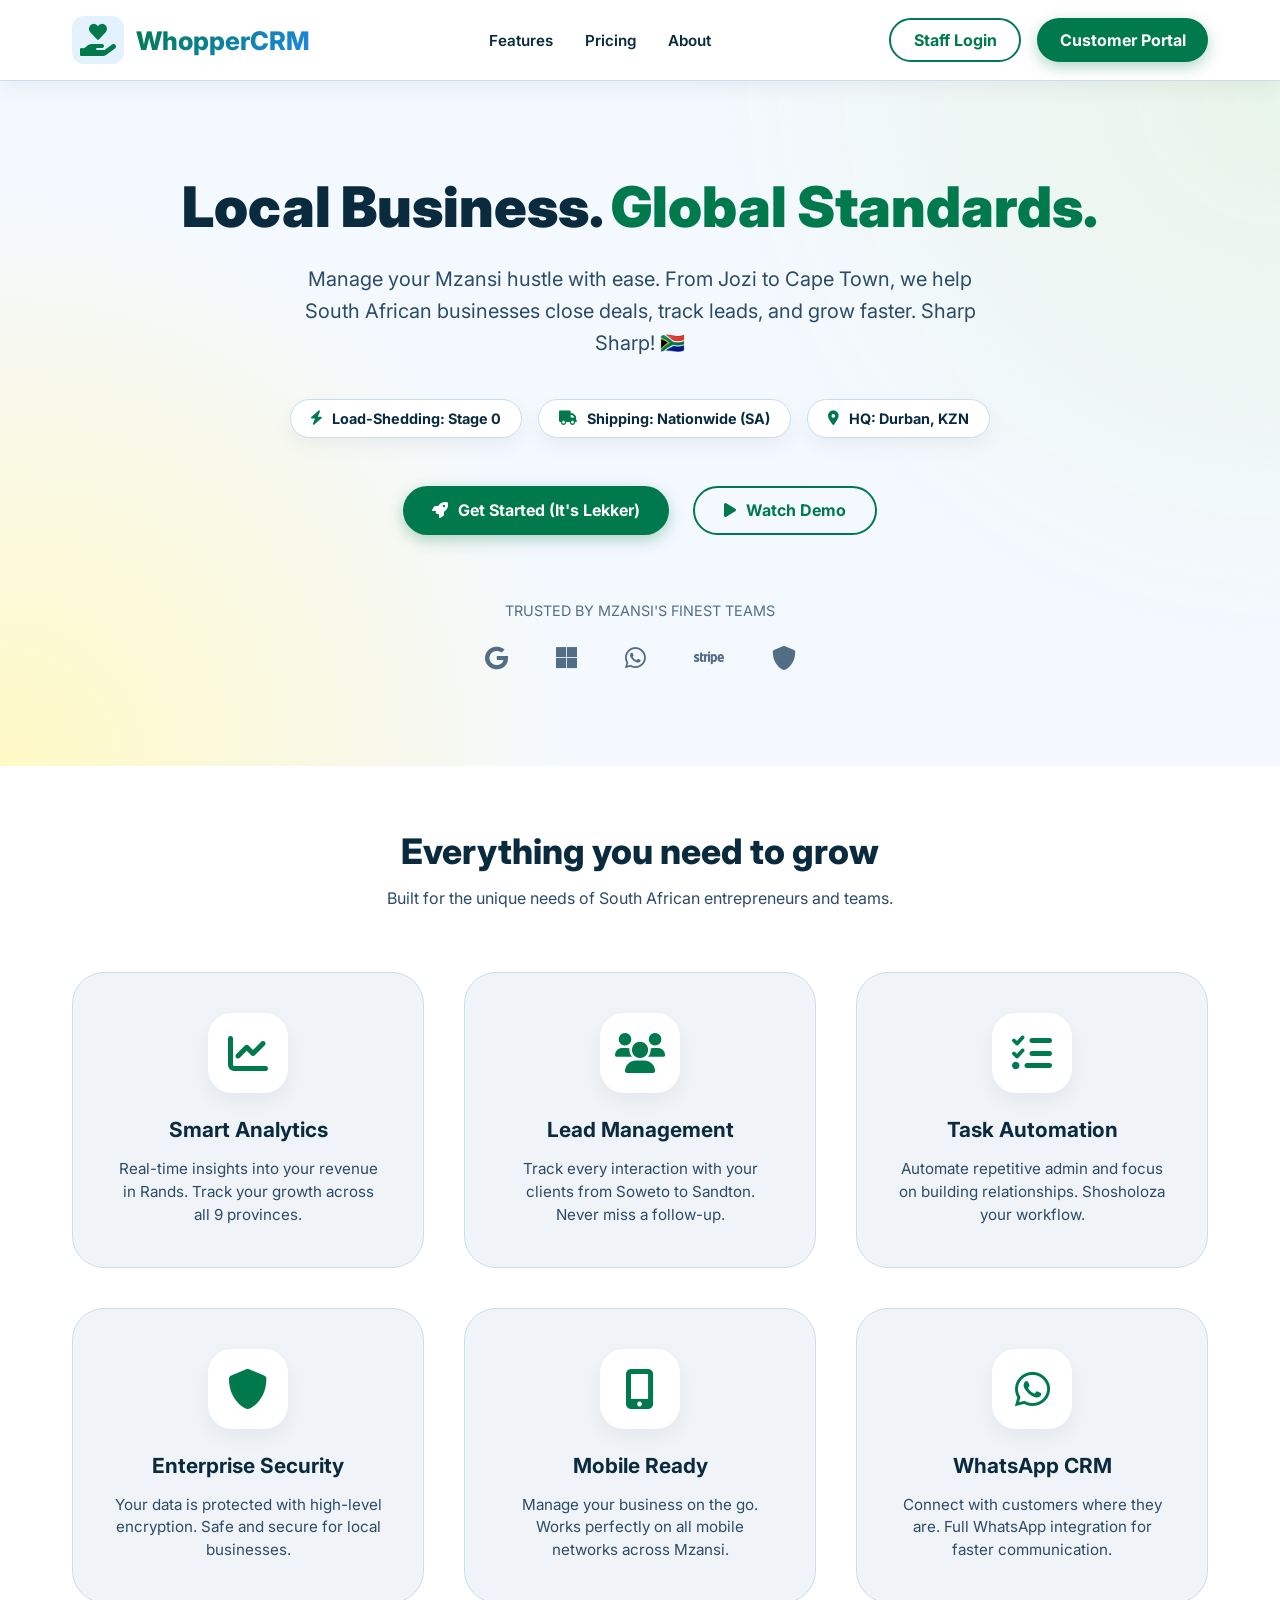
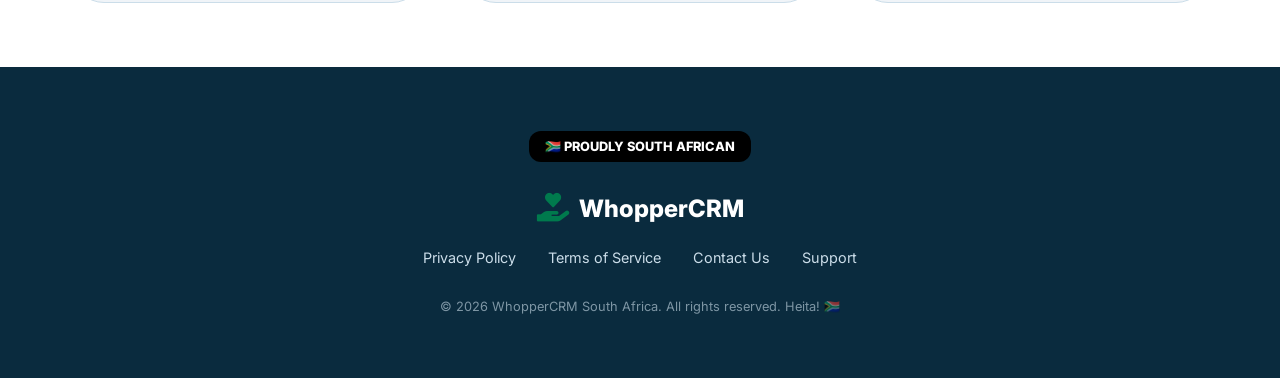
<file: index.html>
<!DOCTYPE html>
<html lang="en-ZA">
<head>
  <meta charset="UTF-8">
  <meta name="viewport" content="width=device-width, initial-scale=1.0, viewport-fit=cover">
  <title>WhopperCRM | Proudly South African Business Management</title>
  <link href="https://fonts.googleapis.com/css2?family=Inter:opsz,wght@14..32,300;14..32,400;14..32,500;14..32,600;14..32,700&display=swap" rel="stylesheet">
  <link rel="stylesheet" href="https://cdnjs.cloudflare.com/ajax/libs/font-awesome/6.0.0-beta3/css/all.min.css">
  <style>
    * { margin: 0; padding: 0; box-sizing: border-box; }
    body { font-family: 'Inter', sans-serif; background: #f4f9ff; color: #0a2b3e; scroll-behavior: smooth; }
    :root {
      --primary-deep: #0a5c8e;
      --primary-bright: #1e88e5;
      --primary-light: #e3f2fd;
      --accent-glow: #3ea6ff;
      --pure-white: #ffffff;
      --soft-white: #fefefe;
      --gray-light: #f0f4f8;
      --text-dark: #0a2b3e;
      --text-muted: #2c4b66;
      --border-light: #cbdde9;
      --shadow-sm: 0 8px 20px rgba(0, 20, 50, 0.05);
      --shadow-md: 0 12px 28px rgba(0, 30, 60, 0.08);
      --za-gold: #ffb612;
      --za-green: #007a4d;
    }

    .container { max-width: 1200px; margin: 0 auto; padding: 0 2rem; }

    /* Navbar */
    .navbar { background: var(--pure-white); padding: 1rem 0; box-shadow: var(--shadow-sm); position: sticky; top: 0; z-index: 1000; border-bottom: 1px solid var(--border-light); }
    .nav-flex { display: flex; justify-content: space-between; align-items: center; }
    .logo { display: flex; align-items: center; gap: 12px; text-decoration: none; }
    .logo i { font-size: 2rem; color: var(--za-green); background: var(--primary-light); padding: 8px; border-radius: 12px; }
    .logo h1 { font-size: 1.6rem; font-weight: 800; background: linear-gradient(135deg, var(--za-green), var(--primary-bright)); background-clip: text; -webkit-background-clip: text; color: transparent; }
    
    .nav-links { display: flex; gap: 2rem; list-style: none; }
    .nav-links a { text-decoration: none; color: var(--text-dark); font-weight: 600; transition: 0.2s; font-size: 0.95rem; }
    .nav-links a:hover { color: var(--za-green); }

    .btn { padding: 0.8rem 1.8rem; border-radius: 40px; font-weight: 700; cursor: pointer; transition: 0.2s; border: none; text-decoration: none; display: inline-flex; align-items: center; gap: 10px; }
    .btn-primary { background: var(--za-green); color: white; box-shadow: 0 5px 15px rgba(0,122,77,0.3); }
    .btn-primary:hover { background: #005a39; transform: translateY(-2px); box-shadow: 0 8px 20px rgba(0,122,77,0.4); }
    .btn-outline { background: transparent; border: 2px solid var(--za-green); color: var(--za-green); }
    .btn-outline:hover { background: var(--za-green); color: white; }

    /* Hero Section */
    .hero { padding: 6rem 0; text-align: center; background: radial-gradient(circle at top right, #e8f5e9 0%, transparent 40%), radial-gradient(circle at bottom left, #fff9c4 0%, transparent 40%); }
    .hero h2 { font-size: 3.5rem; font-weight: 900; line-height: 1.1; margin-bottom: 1.5rem; color: var(--text-dark); }
    .hero h2 span { color: var(--za-green); }
    .hero p { font-size: 1.25rem; color: var(--text-muted); max-width: 700px; margin: 0 auto 2.5rem; line-height: 1.6; }

    /* Status Bar */
    .status-bar { display: flex; gap: 1rem; justify-content: center; margin-bottom: 3rem; flex-wrap: wrap; }
    .status-item { background: var(--pure-white); padding: 10px 20px; border-radius: 20px; box-shadow: var(--shadow-sm); display: flex; align-items: center; gap: 10px; font-weight: 700; font-size: 0.9rem; border: 1px solid var(--border-light); }
    .status-item i { color: var(--za-green); }

    /* Features */
    .features { padding: 4rem 0; background: var(--pure-white); }
    .section-title { text-align: center; margin-bottom: 4rem; }
    .section-title h3 { font-size: 2.2rem; font-weight: 800; margin-bottom: 1rem; }
    .section-title p { color: var(--text-muted); }

    .features-grid { display: grid; grid-template-columns: repeat(auto-fit, minmax(280px, 1fr)); gap: 2.5rem; }
    .feature-card { padding: 2.5rem; border-radius: 32px; background: var(--gray-light); border: 1px solid var(--border-light); transition: 0.3s; text-align: center; }
    .feature-card:hover { transform: translateY(-10px); background: var(--pure-white); border-color: var(--za-green); box-shadow: var(--shadow-md); }
    .feature-icon { font-size: 2.5rem; color: var(--za-green); background: var(--pure-white); width: 80px; height: 80px; display: flex; align-items: center; justify-content: center; border-radius: 24px; margin: 0 auto 1.5rem; box-shadow: var(--shadow-sm); }
    .feature-card h4 { font-size: 1.3rem; font-weight: 700; margin-bottom: 1rem; }
    .feature-card p { color: var(--text-muted); font-size: 0.95rem; line-height: 1.5; }

    /* Footer */
    footer { padding: 4rem 0; background: #0a2b3e; color: #cbdde9; text-align: center; }
    .za-badge { display: inline-flex; align-items: center; gap: 10px; background: #000; color: #fff; padding: 8px 16px; border-radius: 12px; margin-bottom: 2rem; font-weight: 800; font-size: 0.8rem; }
    .footer-logo { display: inline-flex; align-items: center; gap: 10px; margin-bottom: 1.5rem; text-decoration: none; }
    .footer-logo i { font-size: 1.8rem; color: var(--za-green); }
    .footer-logo h4 { color: white; font-size: 1.5rem; font-weight: 800; }
    .footer-links { display: flex; justify-content: center; gap: 2rem; list-style: none; margin-bottom: 2rem; }
    .footer-links a { color: #cbdde9; text-decoration: none; font-size: 0.9rem; }
    .footer-links a:hover { color: white; }
    .copyright { font-size: 0.8rem; opacity: 0.6; }

    @media (max-width: 768px) {
      .hero h2 { font-size: 2.5rem; }
      .nav-links { display: none; }
    }
  </style>
</head>
<body>

<nav class="navbar">
  <div class="container nav-flex">
    <a href="index.html" class="logo">
      <i class="fas fa-hand-holding-heart"></i>
      <h1>WhopperCRM</h1>
    </a>
    <ul class="nav-links">
      <li><a href="#features">Features</a></li>
      <li><a href="#pricing">Pricing</a></li>
      <li><a href="#about">About</a></li>
    </ul>
    <div style="display: flex; gap: 1rem;">
      <a href="login.html" class="btn btn-outline" style="padding: 0.6rem 1.4rem;">Staff Login</a>
      <a href="customer-login.html" class="btn btn-primary" style="padding: 0.6rem 1.4rem;">Customer Portal</a>
    </div>
  </div>
</nav>

<main>
  <section class="hero">
    <div class="container">
      <h2>Local Business. <span>Global Standards.</span></h2>
      <p>Manage your Mzansi hustle with ease. From Jozi to Cape Town, we help South African businesses close deals, track leads, and grow faster. Sharp Sharp! 🇿🇦</p>
      
      <div class="status-bar">
        <div class="status-item"><i class="fas fa-bolt"></i> Load-Shedding: Stage 0</div>
        <div class="status-item"><i class="fas fa-truck"></i> Shipping: Nationwide (SA)</div>
        <div class="status-item"><i class="fas fa-map-marker-alt"></i> HQ: Durban, KZN</div>
      </div>

      <div style="display: flex; justify-content: center; gap: 1.5rem;">
        <a href="login.html" class="btn btn-primary"><i class="fas fa-rocket"></i> Get Started (It's Lekker)</a>
        <a href="#demo" class="btn btn-outline"><i class="fas fa-play"></i> Watch Demo</a>
      </div>

      <div style="margin-top: 4rem; opacity: 0.8;">
        <p style="font-size: 0.9rem; margin-bottom: 1.5rem;">TRUSTED BY MZANSI'S FINEST TEAMS</p>
        <div style="display: flex; justify-content: center; gap: 3rem; font-size: 1.5rem; color: var(--text-muted); flex-wrap: wrap;">
          <i class="fab fa-google"></i>
          <i class="fab fa-microsoft"></i>
          <i class="fab fa-whatsapp"></i>
          <i class="fab fa-stripe"></i>
          <i class="fas fa-shield-alt"></i>
        </div>
      </div>
    </div>
  </section>

  <section id="features" class="features">
    <div class="container">
      <div class="section-title">
        <h3>Everything you need to grow</h3>
        <p>Built for the unique needs of South African entrepreneurs and teams.</p>
      </div>
      <div class="features-grid">
        <div class="feature-card">
          <div class="feature-icon"><i class="fas fa-chart-line"></i></div>
          <h4>Smart Analytics</h4>
          <p>Real-time insights into your revenue in Rands. Track your growth across all 9 provinces.</p>
        </div>
        <div class="feature-card">
          <div class="feature-icon"><i class="fas fa-users"></i></div>
          <h4>Lead Management</h4>
          <p>Track every interaction with your clients from Soweto to Sandton. Never miss a follow-up.</p>
        </div>
        <div class="feature-card">
          <div class="feature-icon"><i class="fas fa-tasks"></i></div>
          <h4>Task Automation</h4>
          <p>Automate repetitive admin and focus on building relationships. Shosholoza your workflow.</p>
        </div>
        <div class="feature-card">
          <div class="feature-icon"><i class="fas fa-shield-alt"></i></div>
          <h4>Enterprise Security</h4>
          <p>Your data is protected with high-level encryption. Safe and secure for local businesses.</p>
        </div>
        <div class="feature-card">
          <div class="feature-icon"><i class="fas fa-mobile-alt"></i></div>
          <h4>Mobile Ready</h4>
          <p>Manage your business on the go. Works perfectly on all mobile networks across Mzansi.</p>
        </div>
        <div class="feature-card">
          <div class="feature-icon"><i class="fab fa-whatsapp"></i></div>
          <h4>WhatsApp CRM</h4>
          <p>Connect with customers where they are. Full WhatsApp integration for faster communication.</p>
        </div>
      </div>
    </div>
  </section>
</main>

<footer>
  <div class="container">
    <div class="za-badge">🇿🇦 PROUDLY SOUTH AFRICAN</div>
    <br>
    <a href="index.html" class="footer-logo">
      <i class="fas fa-hand-holding-heart"></i>
      <h4>WhopperCRM</h4>
    </a>
    <ul class="footer-links">
      <li><a href="#">Privacy Policy</a></li>
      <li><a href="#">Terms of Service</a></li>
      <li><a href="#">Contact Us</a></li>
      <li><a href="#">Support</a></li>
    </ul>
    <div class="copyright">
      <p>© 2026 WhopperCRM South Africa. All rights reserved. Heita! 🇿🇦</p>
    </div>
  </div>
</footer>

</body>
</html>
</file>
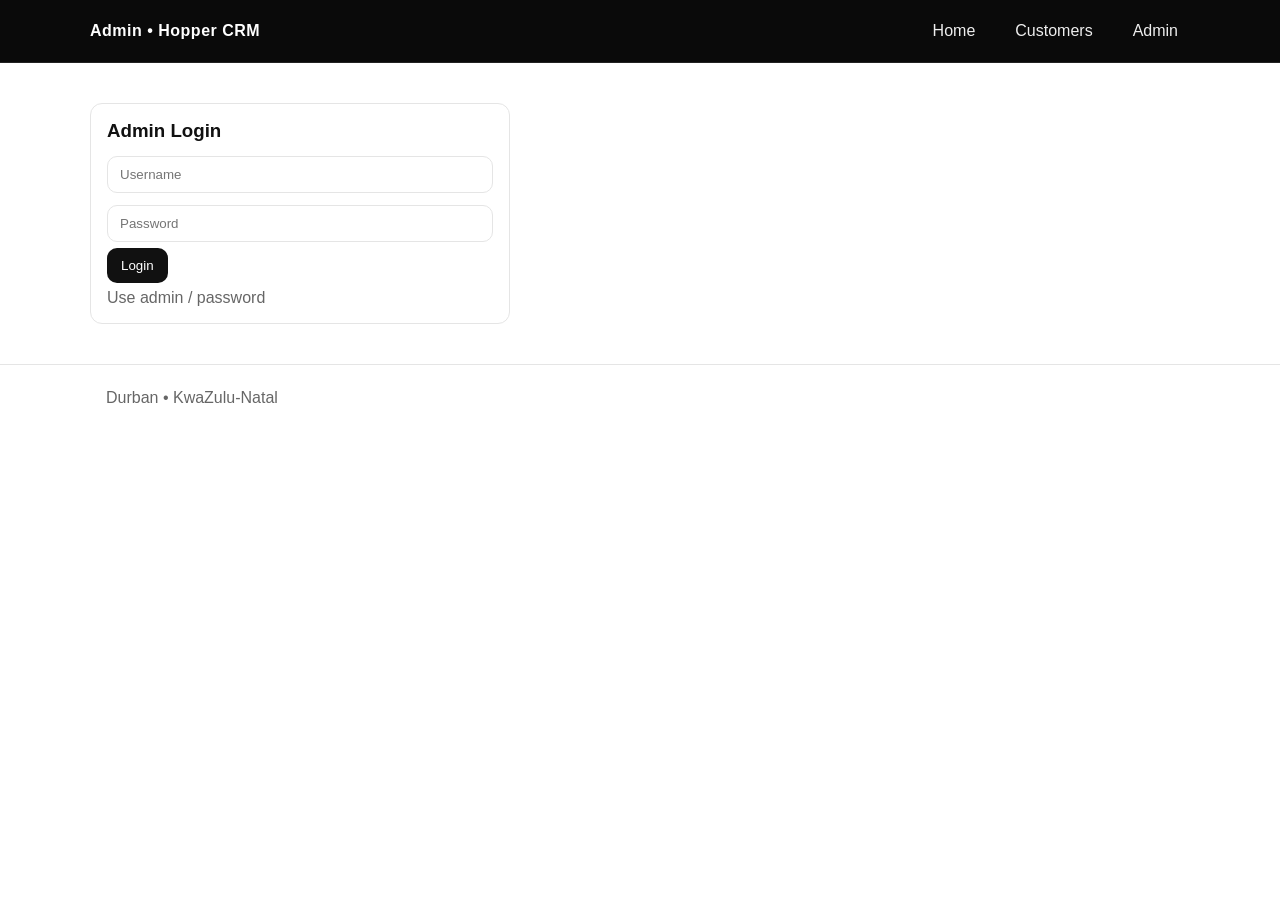
<file: admin.html>
<!doctype html>
<html lang="en-ZA">
<head>
  <meta charset="utf-8">
  <meta name="viewport" content="width=device-width,initial-scale=1">
  <title>Admin | Hopper CRM</title>
  <link rel="stylesheet" href="css/styles.css">
</head>
<body>
  <header>
    <div class="container nav">
      <div class="brand">Admin • Hopper CRM</div>
      <nav class="menu">
        <a href="index.html">Home</a>
        <a href="customers.html">Customers</a>
        <a href="admin.html" class="active">Admin</a>
      </nav>
    </div>
  </header>
  <main class="container section">
    <div id="login" class="card" style="max-width:420px">
      <h3>Admin Login</h3>
      <input id="admin-user" class="search" placeholder="Username" style="margin:6px 0">
      <input id="admin-pass" type="password" class="search" placeholder="Password" style="margin:6px 0">
      <button id="login-btn" class="btn">Login</button>
      <div class="muted" style="margin-top:6px">Use admin / password</div>
    </div>
    <div id="panel">
      <div style="display:flex;gap:8px;margin-bottom:10px">
        <button id="nav-products" class="btn">Products</button>
        <button id="nav-customers" class="btn secondary">Customers</button>
        <button id="nav-orders" class="btn secondary">Orders</button>
        <div style="flex:1"></div>
        <button id="export-json" class="btn">Export JSON</button>
        <button id="export-csvs" class="btn secondary">Export CSVs</button>
        <button id="reset" class="btn danger">Reset Data</button>
      </div>
      <div id="tab-products" class="card">
        <h3>Products</h3>
        <div style="display:grid;grid-template-columns:1fr 1fr 1fr auto;gap:8px;margin:8px 0">
          <input id="prod-name" class="search" placeholder="Name">
          <input id="prod-cat" class="search" placeholder="Category">
          <input id="prod-price" class="search" placeholder="Price (R)">
          <button id="add-product" class="btn">Add</button>
        </div>
        <table class="table">
          <thead><tr><th>Name</th><th>Category</th><th>Price</th><th></th></tr></thead>
          <tbody id="products-body"></tbody>
        </table>
      </div>
      <div id="tab-customers" class="card" style="display:none">
        <h3>Customers</h3>
        <table class="table">
          <thead><tr><th>Name</th><th>Email</th><th>Tier</th><th>Payment</th><th></th></tr></thead>
          <tbody id="customers-body"></tbody>
        </table>
      </div>
      <div id="tab-orders" class="card" style="display:none">
        <h3>Orders</h3>
        <table class="table">
          <thead><tr><th>Order</th><th>Customer</th><th>Items</th><th>Total</th><th>Status</th></tr></thead>
          <tbody id="orders-body"></tbody>
        </table>
      </div>
    </div>
  </main>
  <footer>
    <div class="container">Durban • KwaZulu‑Natal</div>
  </footer>
  <script src="js/ui.js"></script>
  <script src="js/data.js"></script>
  <script src="js/admin.js"></script>
</body>
</html>
</file>
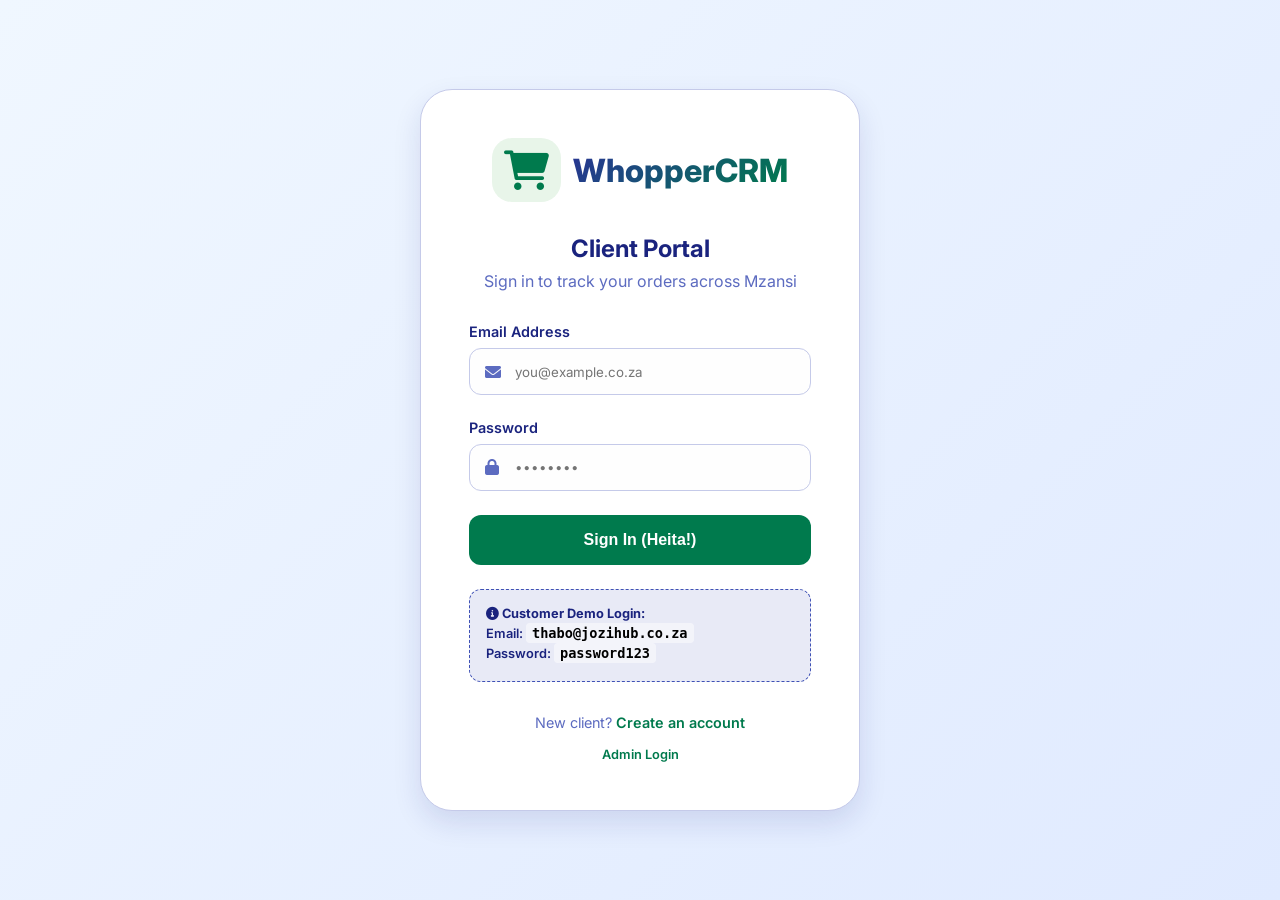
<file: customer-login.html>
<!DOCTYPE html>
<html lang="en-ZA">
<head>
  <meta charset="UTF-8">
  <meta name="viewport" content="width=device-width, initial-scale=1.0, viewport-fit=cover">
  <title>WhopperCRM | Customer Login</title>
  <link href="https://fonts.googleapis.com/css2?family=Inter:opsz,wght@14..32,300;14..32,400;14..32,500;14..32,600;14..32,700&display=swap" rel="stylesheet">
  <link rel="stylesheet" href="https://cdnjs.cloudflare.com/ajax/libs/font-awesome/6.0.0-beta3/css/all.min.css">
  <style>
    * { margin: 0; padding: 0; box-sizing: border-box; }
    body { font-family: 'Inter', sans-serif; background: linear-gradient(135deg, #f0f7ff 0%, #e0eaff 100%); color: #0a2b3e; min-height: 100vh; display: flex; align-items: center; justify-content: center; padding: 1.5rem; }
    :root {
      --primary-deep: #283593;
      --primary-bright: #3f51b5;
      --primary-light: #e8eaf6;
      --za-green: #007a4d;
      --pure-white: #ffffff;
      --soft-white: #fefefe;
      --gray-light: #f5f5f5;
      --text-dark: #1a237e;
      --text-muted: #5c6bc0;
      --border-light: #c5cae9;
      --shadow-md: 0 12px 28px rgba(26, 35, 126, 0.12);
    }

    .login-card { background: var(--pure-white); padding: 3rem; border-radius: 32px; box-shadow: var(--shadow-md); width: 100%; max-width: 440px; text-align: center; border: 1px solid var(--border-light); }
    .logo { display: flex; align-items: center; justify-content: center; gap: 12px; margin-bottom: 2rem; }
    .logo i { font-size: 2.5rem; color: var(--za-green); background: #e8f5e9; padding: 12px; border-radius: 20px; }
    .logo h1 { font-size: 2rem; font-weight: 800; background: linear-gradient(135deg, var(--primary-deep), var(--za-green)); background-clip: text; -webkit-background-clip: text; color: transparent; }
    
    .login-header h2 { font-size: 1.5rem; font-weight: 700; margin-bottom: 0.5rem; color: var(--text-dark); }
    .login-header p { color: var(--text-muted); margin-bottom: 2rem; }

    .form-group { margin-bottom: 1.5rem; text-align: left; }
    .form-group label { display: block; font-size: 0.9rem; font-weight: 600; margin-bottom: 0.5rem; color: var(--text-dark); }
    .input-wrapper { position: relative; }
    .input-wrapper i { position: absolute; left: 1rem; top: 50%; transform: translateY(-50%); color: var(--text-muted); }
    .form-group input { width: 100%; padding: 0.9rem 1rem 0.9rem 2.8rem; border-radius: 12px; border: 1px solid var(--border-light); outline: none; transition: 0.2s; font-family: inherit; background: var(--soft-white); }
    .form-group input:focus { border-color: var(--za-green); box-shadow: 0 0 0 4px rgba(0, 122, 77, 0.1); }

    .btn-login { background: var(--za-green); color: white; border: none; padding: 1rem; width: 100%; border-radius: 12px; font-weight: 700; font-size: 1rem; cursor: pointer; transition: 0.2s; margin-bottom: 1.5rem; }
    .btn-login:hover { background: #005a39; transform: translateY(-1px); box-shadow: 0 5px 15px rgba(63, 81, 181, 0.3); }

    .demo-info { background: #e8eaf6; border: 1px dashed #3f51b5; padding: 1rem; border-radius: 12px; margin-bottom: 1.5rem; text-align: left; }
    .demo-info p { font-size: 0.8rem; color: #1a237e; margin-bottom: 4px; font-weight: 600; }
    .demo-info code { background: rgba(255,255,255,0.5); padding: 2px 6px; border-radius: 4px; color: #000; font-family: monospace; font-size: 0.85rem; }

    .footer-links { margin-top: 2rem; font-size: 0.9rem; color: var(--text-muted); }
    .footer-links a { color: var(--za-green); text-decoration: none; font-weight: 600; }
  </style>
</head>
<body>

<div class="login-card">
  <div class="logo">
    <i class="fas fa-shopping-cart"></i>
    <h1>WhopperCRM</h1>
  </div>
  
  <div class="login-header">
    <h2>Client Portal</h2>
    <p>Sign in to track your orders across Mzansi</p>
  </div>

  <form action="customer-portal.html">
    <div class="form-group">
      <label>Email Address</label>
      <div class="input-wrapper">
        <i class="fas fa-envelope"></i>
        <input type="email" placeholder="you@example.co.za" required>
      </div>
    </div>

    <div class="form-group">
      <label>Password</label>
      <div class="input-wrapper">
        <i class="fas fa-lock"></i>
        <input type="password" placeholder="••••••••" required>
      </div>
    </div>

    <button type="submit" class="btn-login">Sign In (Heita!)</button>
  </form>

  <div class="demo-info">
    <p><i class="fas fa-info-circle"></i> <strong>Customer Demo Login:</strong></p>
    <p>Email: <code>thabo@jozihub.co.za</code></p>
    <p>Password: <code>password123</code></p>
  </div>

  <div class="footer-links">
    New client? <a href="#">Create an account</a><br>
    <a href="login.html" style="font-size: 0.8rem; margin-top: 1rem; display: inline-block;">Admin Login</a>
  </div>
</div>

</body>
</html>
</file>
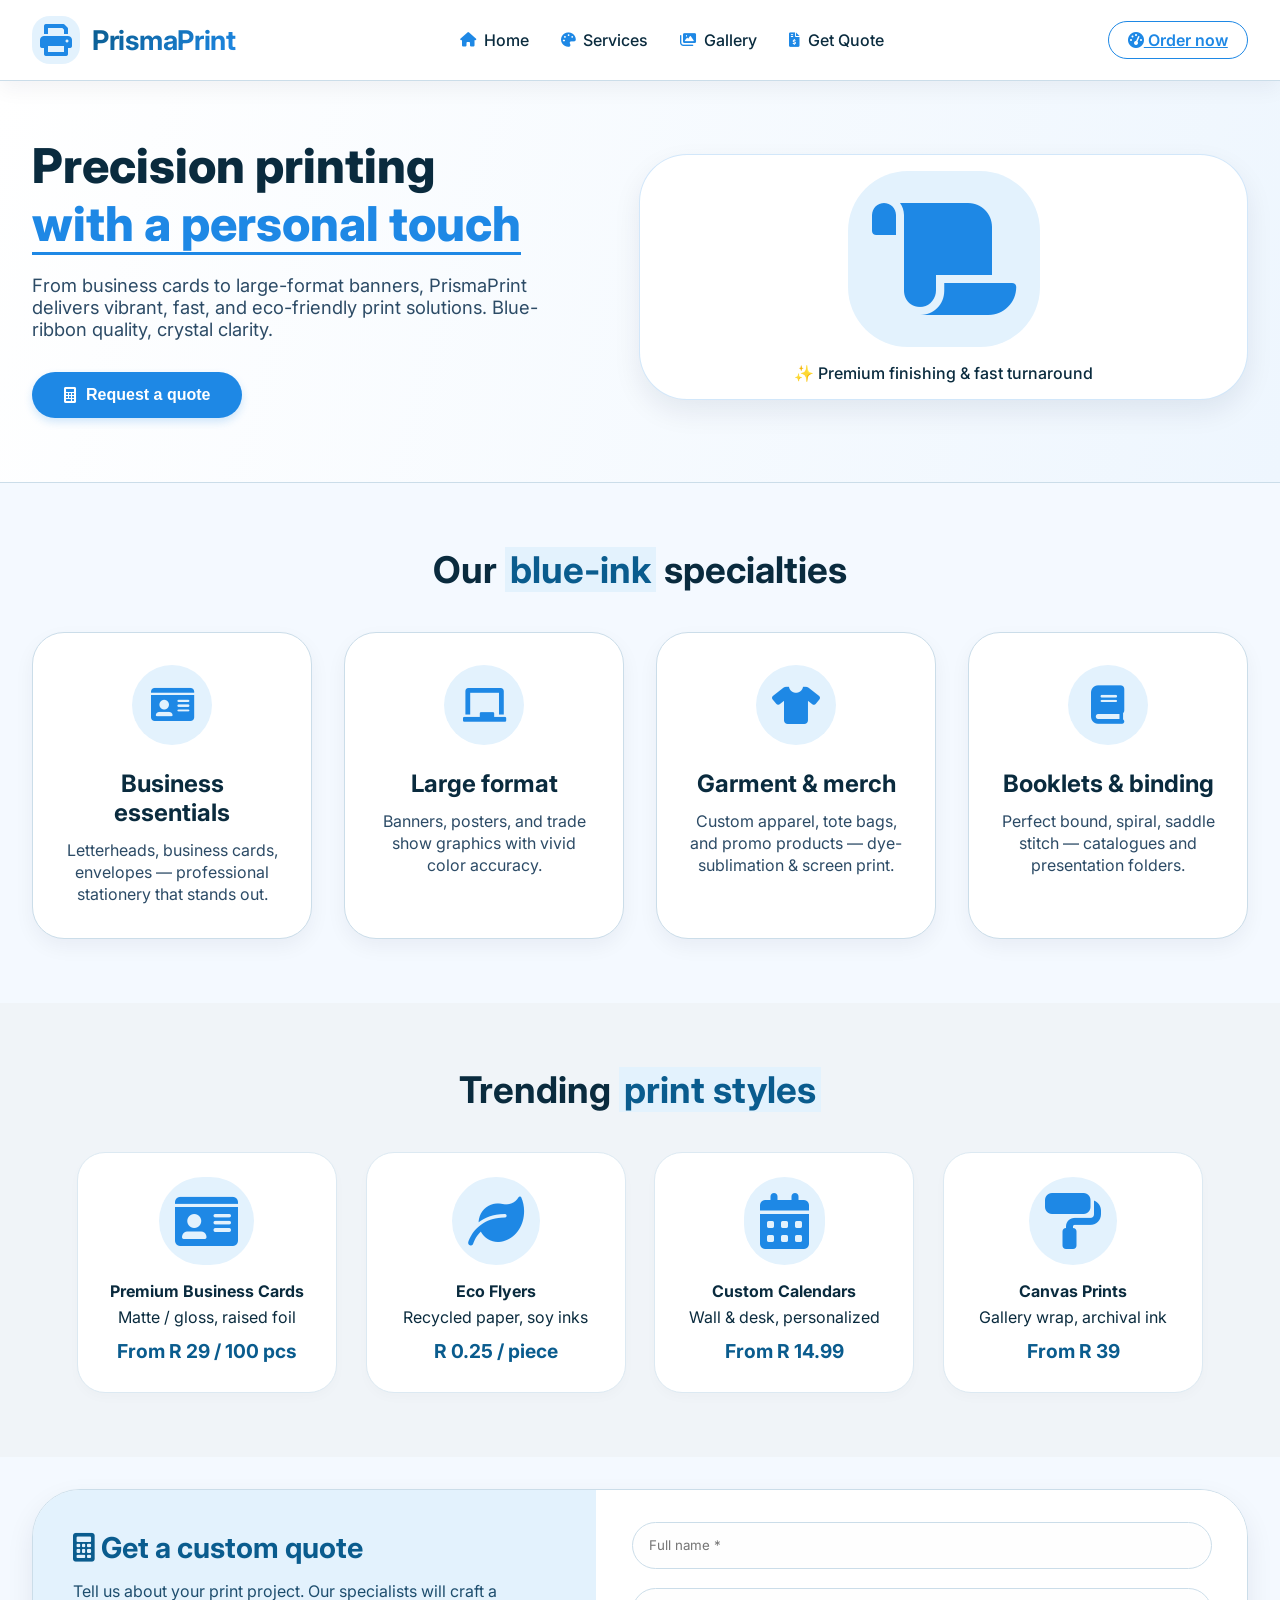
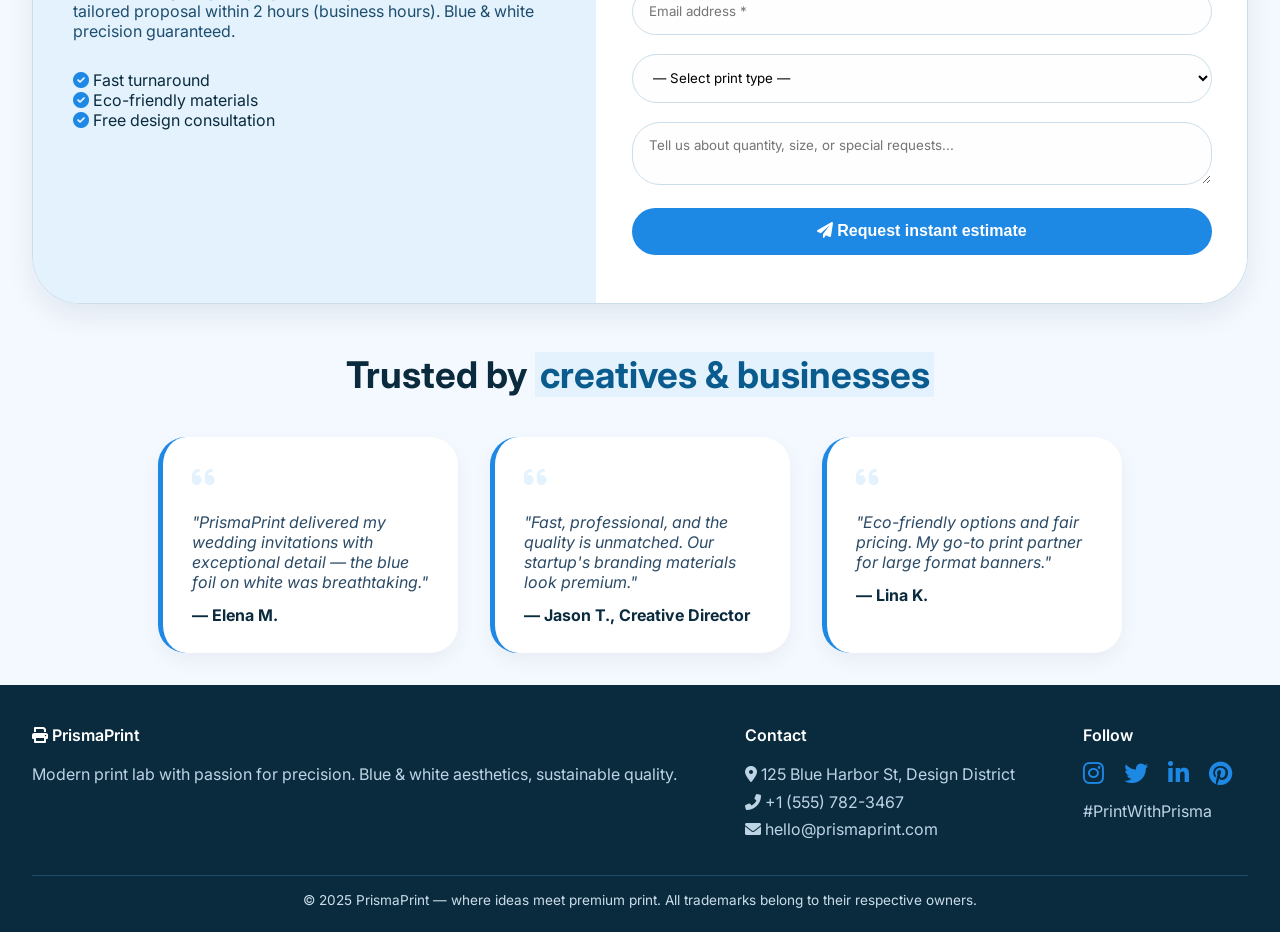
<file: hello.html>
<!DOCTYPE html>
<html lang="en">
<head>
  <meta charset="UTF-8">
  <meta name="viewport" content="width=device-width, initial-scale=1.0, viewport-fit=cover">
  <title>PrismaPrint | Modern Print Shop</title>
  <!-- Google Fonts: clean sans-serif & subtle headings -->
  <link href="https://fonts.googleapis.com/css2?family=Inter:opsz,wght@14..32,300;14..32,400;14..32,500;14..32,600;14..32,700&display=swap" rel="stylesheet">
  <!-- Font Awesome 6 (free icons) -->
  <link rel="stylesheet" href="https://cdnjs.cloudflare.com/ajax/libs/font-awesome/6.0.0-beta3/css/all.min.css">
  <style>
    * {
      margin: 0;
      padding: 0;
      box-sizing: border-box;
    }

    body {
      font-family: 'Inter', sans-serif;
      background: #f4f9ff;   /* very light blue-white background */
      color: #0a2b3e;
      scroll-behavior: smooth;
    }

    /* ========== BLUE & WHITE THEME ========== */
    :root {
      --primary-deep: #0a5c8e;
      --primary-bright: #1e88e5;
      --primary-light: #e3f2fd;
      --accent-glow: #3ea6ff;
      --pure-white: #ffffff;
      --soft-white: #fefefe;
      --gray-light: #f0f4f8;
      --text-dark: #0a2b3e;
      --text-muted: #2c4b66;
      --border-light: #cbdde9;
      --shadow-sm: 0 8px 20px rgba(0, 20, 50, 0.05);
      --shadow-md: 0 12px 28px rgba(0, 30, 60, 0.08);
    }

    .container {
      max-width: 1280px;
      margin: 0 auto;
      padding: 0 2rem;
    }

    /* HEADER & NAVIGATION */
    .navbar {
      background: var(--pure-white);
      box-shadow: var(--shadow-sm);
      position: sticky;
      top: 0;
      z-index: 100;
      backdrop-filter: blur(0px);
      border-bottom: 1px solid var(--border-light);
    }

    .nav-container {
      display: flex;
      align-items: center;
      justify-content: space-between;
      flex-wrap: wrap;
      padding: 1rem 2rem;
      max-width: 1400px;
      margin: 0 auto;
    }

    .logo {
      display: flex;
      align-items: center;
      gap: 12px;
    }

    .logo i {
      font-size: 2rem;
      color: var(--primary-bright);
      background: var(--primary-light);
      padding: 8px;
      border-radius: 18px;
    }

    .logo h1 {
      font-size: 1.7rem;
      font-weight: 700;
      letter-spacing: -0.3px;
      background: linear-gradient(135deg, #0a5c8e, #1e88e5);
      background-clip: text;
      -webkit-background-clip: text;
      color: transparent;
    }

    .nav-links {
      display: flex;
      gap: 2rem;
      list-style: none;
    }

    .nav-links a {
      text-decoration: none;
      font-weight: 500;
      color: var(--text-dark);
      transition: 0.2s;
      font-size: 1rem;
      display: flex;
      align-items: center;
      gap: 8px;
    }

    .nav-links a i {
      font-size: 0.9rem;
      color: var(--primary-bright);
    }

    .nav-links a:hover {
      color: var(--primary-bright);
    }

    .btn-outline-light {
      background: transparent;
      border: 1.5px solid var(--primary-bright);
      padding: 0.5rem 1.2rem;
      border-radius: 40px;
      font-weight: 600;
      color: var(--primary-bright);
      transition: 0.2s;
    }

    .btn-outline-light:hover {
      background: var(--primary-bright);
      color: white;
    }

    /* HERO SECTION */
    .hero {
      background: linear-gradient(105deg, #ffffff 0%, #eef6fe 100%);
      padding: 3.5rem 0 4rem;
      border-bottom: 1px solid var(--border-light);
    }

    .hero-grid {
      display: flex;
      align-items: center;
      flex-wrap: wrap;
      gap: 2rem;
      justify-content: space-between;
    }

    .hero-text {
      flex: 1;
    }

    .hero-text h2 {
      font-size: 3rem;
      font-weight: 800;
      line-height: 1.2;
      color: var(--text-dark);
      margin-bottom: 1rem;
    }

    .hero-text .highlight {
      color: var(--primary-bright);
      border-bottom: 3px solid var(--primary-bright);
      display: inline-block;
    }

    .hero-text p {
      font-size: 1.15rem;
      color: var(--text-muted);
      margin: 1.2rem 0 2rem;
      max-width: 90%;
    }

    .btn-primary {
      background: var(--primary-bright);
      color: white;
      border: none;
      padding: 0.85rem 2rem;
      border-radius: 60px;
      font-weight: 600;
      font-size: 1rem;
      cursor: pointer;
      transition: all 0.2s;
      box-shadow: 0 4px 8px rgba(30,136,229,0.2);
      display: inline-flex;
      align-items: center;
      gap: 10px;
    }

    .btn-primary i {
      font-size: 1rem;
    }

    .btn-primary:hover {
      background: #0a5c8e;
      transform: translateY(-2px);
      box-shadow: 0 10px 20px rgba(30,136,229,0.25);
    }

    .hero-visual {
      flex: 1;
      background: var(--pure-white);
      border-radius: 48px;
      padding: 1rem;
      box-shadow: var(--shadow-md);
      text-align: center;
      border: 1px solid rgba(30,136,229,0.2);
    }

    .hero-visual i {
      font-size: 8rem;
      color: var(--primary-bright);
      background: var(--primary-light);
      padding: 1.5rem;
      border-radius: 60px;
    }

    /* SERVICES SECTION (cards) */
    .section {
      padding: 4rem 0;
    }

    .section-title {
      text-align: center;
      font-size: 2.3rem;
      font-weight: 700;
      margin-bottom: 2.5rem;
      color: var(--text-dark);
    }

    .section-title span {
      background: var(--primary-light);
      padding: 0 0.3rem;
      color: var(--primary-deep);
    }

    .services-grid {
      display: grid;
      grid-template-columns: repeat(auto-fit, minmax(260px, 1fr));
      gap: 2rem;
    }

    .service-card {
      background: var(--pure-white);
      border-radius: 32px;
      padding: 2rem 1.8rem;
      text-align: center;
      transition: all 0.25s ease;
      box-shadow: var(--shadow-sm);
      border: 1px solid var(--border-light);
    }

    .service-card:hover {
      transform: translateY(-6px);
      box-shadow: var(--shadow-md);
      border-color: var(--primary-bright);
    }

    .service-icon {
      background: var(--primary-light);
      width: 80px;
      height: 80px;
      line-height: 80px;
      border-radius: 40px;
      margin: 0 auto 1.5rem;
      font-size: 2.4rem;
      color: var(--primary-bright);
    }

    .service-card h3 {
      font-size: 1.5rem;
      margin-bottom: 0.75rem;
    }

    .service-card p {
      color: var(--text-muted);
      line-height: 1.4;
    }

    /* GALLERY / SHOWCASE LAYOUT */
    .showcase {
      background: var(--gray-light);
    }

    .gallery {
      display: flex;
      flex-wrap: wrap;
      gap: 1.8rem;
      justify-content: center;
    }

    .print-item {
      background: white;
      border-radius: 28px;
      width: 260px;
      padding: 1.5rem 1rem 1.8rem;
      text-align: center;
      transition: all 0.2s;
      box-shadow: 0 5px 12px rgba(0,0,0,0.02);
      border: 1px solid #dce9f2;
    }

    .print-item i {
      font-size: 3.5rem;
      color: var(--primary-bright);
      background: var(--primary-light);
      padding: 1rem;
      border-radius: 50px;
      margin-bottom: 1rem;
    }

    .print-item h4 {
      font-weight: 700;
      margin-bottom: 0.4rem;
    }

    .price-tag {
      font-weight: 700;
      color: var(--primary-deep);
      margin-top: 0.75rem;
      font-size: 1.2rem;
    }

    /* QUOTE FORM (blue/white clean) */
    .quote-section {
      background: var(--pure-white);
      border-radius: 48px;
      margin: 2rem auto 3rem;
      box-shadow: var(--shadow-md);
      border: 1px solid var(--border-light);
      overflow: hidden;
    }

    .quote-flex {
      display: flex;
      flex-wrap: wrap;
    }

    .quote-info {
      background: var(--primary-light);
      padding: 2.5rem;
      flex: 1;
    }

    .quote-info h3 {
      font-size: 1.8rem;
      font-weight: 700;
      color: var(--primary-deep);
    }

    .quote-info p {
      margin: 1rem 0 1.8rem;
      color: #1e4e6e;
    }

    .quote-form {
      flex: 1.2;
      padding: 2rem 2.2rem;
      background: white;
    }

    .form-group {
      margin-bottom: 1.2rem;
    }

    .form-group input, .form-group select, .form-group textarea {
      width: 100%;
      padding: 0.9rem 1rem;
      border-radius: 28px;
      border: 1px solid var(--border-light);
      font-family: 'Inter', sans-serif;
      background: #fefefe;
      transition: 0.2s;
    }

    .form-group input:focus, .form-group select:focus, .form-group textarea:focus {
      outline: none;
      border-color: var(--primary-bright);
      box-shadow: 0 0 0 3px rgba(30,136,229,0.2);
    }

    .btn-submit {
      background: var(--primary-bright);
      border: none;
      padding: 0.9rem;
      width: 100%;
      border-radius: 40px;
      font-weight: 700;
      color: white;
      font-size: 1rem;
      cursor: pointer;
      transition: 0.2s;
    }

    .btn-submit:hover {
      background: #0a5c8e;
    }

    /* TESTIMONIALS */
    .testimonial-grid {
      display: flex;
      flex-wrap: wrap;
      gap: 2rem;
      justify-content: center;
      margin-top: 2rem;
    }

    .testimonial {
      background: white;
      border-radius: 28px;
      padding: 1.8rem;
      width: 300px;
      box-shadow: var(--shadow-sm);
      border-left: 5px solid var(--primary-bright);
    }

    .testimonial i.fa-quote-left {
      color: var(--primary-light);
      font-size: 1.6rem;
      margin-bottom: 0.5rem;
    }

    .testimonial p {
      font-style: italic;
      margin: 0.8rem 0;
      color: #2c4b66;
    }

    /* FOOTER */
    footer {
      background: #0a2b3e;
      color: #cbdde9;
      padding: 2.5rem 0 1.5rem;
      margin-top: 2rem;
    }

    .footer-content {
      display: flex;
      flex-wrap: wrap;
      justify-content: space-between;
      gap: 2rem;
    }

    .footer-col h4 {
      color: white;
      margin-bottom: 1rem;
      font-weight: 600;
    }

    .footer-col p, .footer-col a {
      color: #bdd4e4;
      text-decoration: none;
      line-height: 1.7;
    }

    .social-icons i {
      font-size: 1.5rem;
      margin-right: 1rem;
      color: var(--primary-bright);
      transition: 0.2s;
    }

    .copyright {
      text-align: center;
      margin-top: 2rem;
      padding-top: 1rem;
      border-top: 1px solid #1e4e6e;
      font-size: 0.85rem;
    }

    /* responsiveness */
    @media (max-width: 800px) {
      .nav-container {
        flex-direction: column;
        gap: 1rem;
      }
      .hero-text p {
        max-width: 100%;
      }
      .hero-grid {
        flex-direction: column-reverse;
      }
      .quote-flex {
        flex-direction: column;
      }
      .container {
        padding: 0 1.2rem;
      }
    }

    button, a {
      cursor: pointer;
    }
  </style>
</head>
<body>

<nav class="navbar">
  <div class="nav-container">
    <div class="logo">
      <i class="fas fa-print"></i>
      <h1>PrismaPrint</h1>
    </div>
    <ul class="nav-links">
      <li><a href="#home"><i class="fas fa-home"></i> Home</a></li>
      <li><a href="#services"><i class="fas fa-palette"></i> Services</a></li>
      <li><a href="#showcase"><i class="fas fa-images"></i> Gallery</a></li>
      <li><a href="#quote"><i class="fas fa-file-invoice-dollar"></i> Get Quote</a></li>
    </ul>
    <a href="#quote" class="btn-outline-light"><i class="fas fa-tachometer-alt"></i> Order now</a>
  </div>
</nav>

<main>
  <!-- Hero / Home section -->
  <section id="home" class="hero">
    <div class="container hero-grid">
      <div class="hero-text">
        <h2>Precision printing <br> <span class="highlight">with a personal touch</span></h2>
        <p>From business cards to large-format banners, PrismaPrint delivers vibrant, fast, and eco-friendly print solutions. Blue-ribbon quality, crystal clarity.</p>
        <button class="btn-primary" onclick="document.getElementById('quote').scrollIntoView({behavior:'smooth'});"><i class="fas fa-calculator"></i> Request a quote</button>
      </div>
      <div class="hero-visual">
        <i class="fas fa-scroll"></i>
        <p style="margin-top: 1rem; font-weight: 500;">✨ Premium finishing & fast turnaround</p>
      </div>
    </div>
  </section>

  <!-- Services section -->
  <section id="services" class="section">
    <div class="container">
      <h2 class="section-title">Our <span>blue-ink</span> specialties</h2>
      <div class="services-grid">
        <div class="service-card">
          <div class="service-icon"><i class="fas fa-id-card"></i></div>
          <h3>Business essentials</h3>
          <p>Letterheads, business cards, envelopes — professional stationery that stands out.</p>
        </div>
        <div class="service-card">
          <div class="service-icon"><i class="fas fa-chalkboard"></i></div>
          <h3>Large format</h3>
          <p>Banners, posters, and trade show graphics with vivid color accuracy.</p>
        </div>
        <div class="service-card">
          <div class="service-icon"><i class="fas fa-tshirt"></i></div>
          <h3>Garment & merch</h3>
          <p>Custom apparel, tote bags, and promo products — dye-sublimation & screen print.</p>
        </div>
        <div class="service-card">
          <div class="service-icon"><i class="fas fa-book"></i></div>
          <h3>Booklets & binding</h3>
          <p>Perfect bound, spiral, saddle stitch — catalogues and presentation folders.</p>
        </div>
      </div>
    </div>
  </section>

  <!-- Gallery / Showcase (blue & white product layout) -->
  <section id="showcase" class="section showcase">
    <div class="container">
      <h2 class="section-title">Trending <span>print styles</span></h2>
      <div class="gallery">
        <div class="print-item">
          <i class="fas fa-id-card"></i>
          <h4>Premium Business Cards</h4>
          <p>Matte / gloss, raised foil</p>
          <div class="price-tag">From R 29 / 100 pcs</div>
        </div>
        <div class="print-item">
          <i class="fas fa-leaf"></i>
          <h4>Eco Flyers</h4>
          <p>Recycled paper, soy inks</p>
          <div class="price-tag">R 0.25 / piece</div>
        </div>
        <div class="print-item">
          <i class="fas fa-calendar-alt"></i>
          <h4>Custom Calendars</h4>
          <p>Wall & desk, personalized</p>
          <div class="price-tag">From R 14.99</div>
        </div>
        <div class="print-item">
          <i class="fas fa-paint-roller"></i>
          <h4>Canvas Prints</h4>
          <p>Gallery wrap, archival ink</p>
          <div class="price-tag">From R 39</div>
        </div>
      </div>
    </div>
  </section>

  <!-- Quote Form (dynamic interactive) -->
  <div class="container" id="quote">
    <div class="quote-section">
      <div class="quote-flex">
        <div class="quote-info">
          <h3><i class="fas fa-calculator"></i> Get a custom quote</h3>
          <p>Tell us about your print project. Our specialists will craft a tailored proposal within 2 hours (business hours). Blue & white precision guaranteed.</p>
          <div style="margin-top: 1rem;">
            <i class="fas fa-check-circle" style="color:#1e88e5;"></i> <span>Fast turnaround</span><br>
            <i class="fas fa-check-circle" style="color:#1e88e5;"></i> <span>Eco-friendly materials</span><br>
            <i class="fas fa-check-circle" style="color:#1e88e5;"></i> <span>Free design consultation</span>
          </div>
        </div>
        <div class="quote-form">
          <form id="printQuoteForm">
            <div class="form-group">
              <input type="text" id="fullName" placeholder="Full name *" required>
            </div>
            <div class="form-group">
              <input type="email" id="email" placeholder="Email address *" required>
            </div>
            <div class="form-group">
              <select id="printType" required>
                <option value="" disabled selected>— Select print type —</option>
                <option value="Business Cards">Business Cards</option>
                <option value="Flyers / Brochures">Flyers / Brochures</option>
                <option value="Banners / Posters">Banners / Posters</option>
                <option value="Custom Apparel">Custom Apparel</option>
                <option value="Booklets">Booklets / Catalogs</option>
              </select>
            </div>
            <div class="form-group">
              <textarea rows="2" id="details" placeholder="Tell us about quantity, size, or special requests..."></textarea>
            </div>
            <button type="submit" class="btn-submit"><i class="fas fa-paper-plane"></i> Request instant estimate</button>
            <p id="formFeedback" style="margin-top: 1rem; font-size: 0.85rem; text-align:center;"></p>
          </form>
        </div>
      </div>
    </div>
  </div>

  <!-- Testimonials -->
  <div class="container" style="margin-bottom: 2rem;">
    <h2 class="section-title">Trusted by <span>creatives & businesses</span></h2>
    <div class="testimonial-grid">
      <div class="testimonial">
        <i class="fas fa-quote-left"></i>
        <p>"PrismaPrint delivered my wedding invitations with exceptional detail — the blue foil on white was breathtaking."</p>
        <h4>— Elena M.</h4>
      </div>
      <div class="testimonial">
        <i class="fas fa-quote-left"></i>
        <p>"Fast, professional, and the quality is unmatched. Our startup's branding materials look premium."</p>
        <h4>— Jason T., Creative Director</h4>
      </div>
      <div class="testimonial">
        <i class="fas fa-quote-left"></i>
        <p>"Eco-friendly options and fair pricing. My go-to print partner for large format banners."</p>
        <h4>— Lina K.</h4>
      </div>
    </div>
  </div>
</main>

<footer>
  <div class="container">
    <div class="footer-content">
      <div class="footer-col">
        <h4><i class="fas fa-print"></i> PrismaPrint</h4>
        <p>Modern print lab with passion for precision. Blue & white aesthetics, sustainable quality.</p>
      </div>
      <div class="footer-col">
        <h4>Contact</h4>
        <p><i class="fas fa-map-marker-alt"></i> 125 Blue Harbor St, Design District</p>
        <p><i class="fas fa-phone-alt"></i> +1 (555) 782-3467</p>
        <p><i class="fas fa-envelope"></i> hello@prismaprint.com</p>
      </div>
      <div class="footer-col">
        <h4>Follow</h4>
        <div class="social-icons">
          <i class="fab fa-instagram"></i>
          <i class="fab fa-twitter"></i>
          <i class="fab fa-linkedin-in"></i>
          <i class="fab fa-pinterest"></i>
        </div>
        <p style="margin-top: 12px;">#PrintWithPrisma</p>
      </div>
    </div>
    <div class="copyright">
      <p>© 2025 PrismaPrint — where ideas meet premium print. All trademarks belong to their respective owners.</p>
    </div>
  </div>
</footer>

<script>
  // Interactive quote form with friendly message simulation (blue/white theme alert simulation)
  const quoteForm = document.getElementById('printQuoteForm');
  const feedback = document.getElementById('formFeedback');

  quoteForm.addEventListener('submit', function(e) {
    e.preventDefault();
    
    const name = document.getElementById('fullName').value.trim();
    const email = document.getElementById('email').value.trim();
    const printType = document.getElementById('printType').value;
    
    if(!name || !email || !printType) {
      feedback.innerHTML = '<span style="color:#d9534f;"><i class="fas fa-exclamation-circle"></i> Please fill all required fields.</span>';
      return;
    }
    
    // Simulate sending quote request
    feedback.innerHTML = '<span style="color:#0a5c8e;"><i class="fas fa-spinner fa-pulse"></i> Sending your request...</span>';
    
    setTimeout(() => {
      feedback.innerHTML = '<span style="color:#2e7d32;"><i class="fas fa-check-circle"></i> Thank you ' + name + '! A print specialist will contact you within 2 hours with your custom quote.</span>';
      quoteForm.reset();
      // clear success message after 5 secs? keep style nice
      setTimeout(() => {
        if(feedback.innerHTML.includes('Thank you')) {
          feedback.innerHTML = '';
        }
      }, 6000);
    }, 800);
  });

  // smooth anchor navigation for all internal links
  document.querySelectorAll('a[href^="#"]').forEach(anchor => {
    anchor.addEventListener('click', function(e) {
      const targetId = this.getAttribute('href');
      if(targetId === "#") return;
      const targetElem = document.querySelector(targetId);
      if(targetElem) {
        e.preventDefault();
        targetElem.scrollIntoView({ behavior: 'smooth' });
      }
    });
  });
</script>
</body>
</html>
</file>
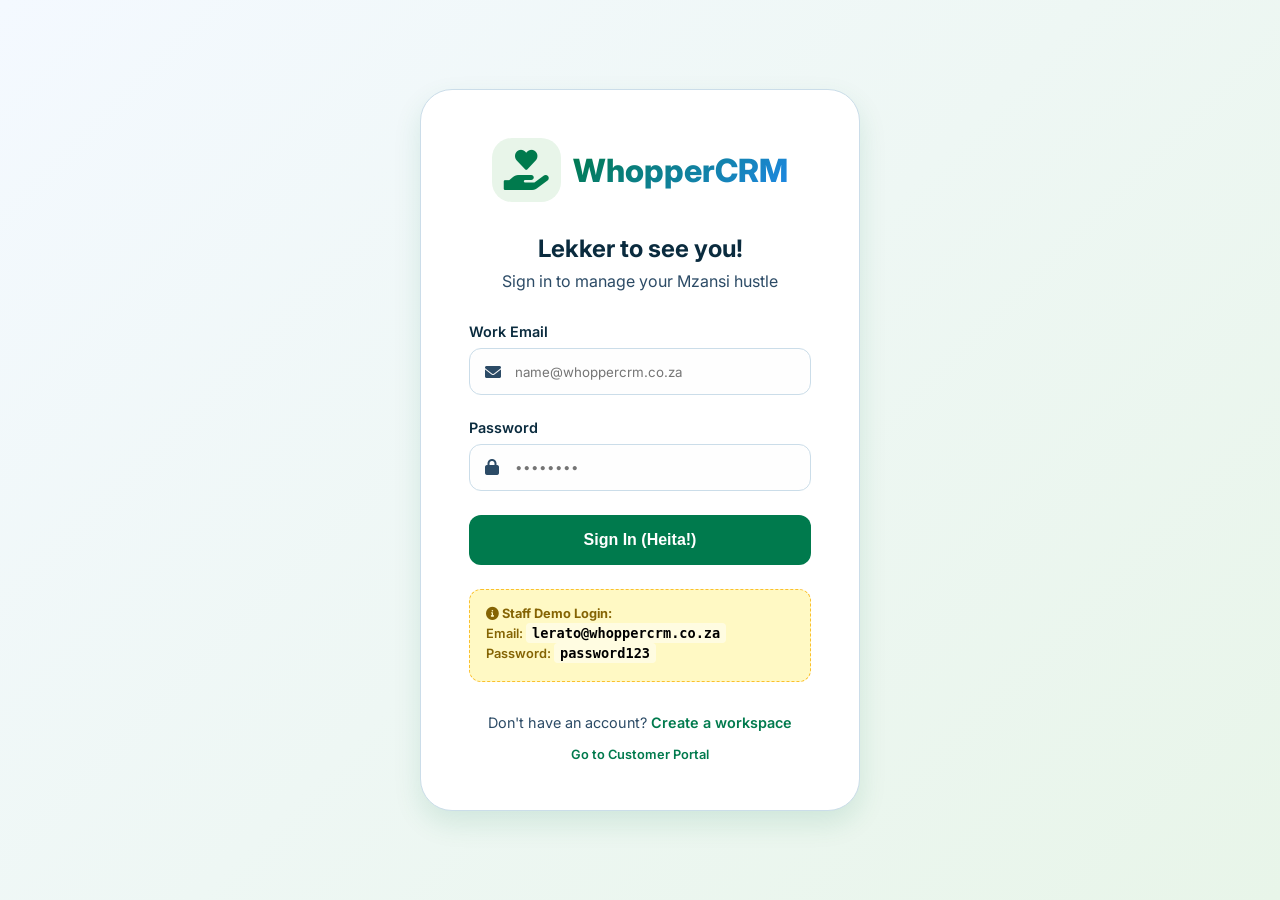
<file: login.html>
<!DOCTYPE html>
<html lang="en-ZA">
<head>
  <meta charset="UTF-8">
  <meta name="viewport" content="width=device-width, initial-scale=1.0, viewport-fit=cover">
  <title>WhopperCRM | Staff Login</title>
  <link href="https://fonts.googleapis.com/css2?family=Inter:opsz,wght@14..32,300;14..32,400;14..32,500;14..32,600;14..32,700&display=swap" rel="stylesheet">
  <link rel="stylesheet" href="https://cdnjs.cloudflare.com/ajax/libs/font-awesome/6.0.0-beta3/css/all.min.css">
  <style>
    * { margin: 0; padding: 0; box-sizing: border-box; }
    body { font-family: 'Inter', sans-serif; background: linear-gradient(135deg, #f4f9ff 0%, #e8f5e9 100%); color: #0a2b3e; min-height: 100vh; display: flex; align-items: center; justify-content: center; padding: 1.5rem; }
    :root {
      --primary-deep: #0a5c8e;
      --primary-bright: #1e88e5;
      --za-green: #007a4d;
      --za-gold: #ffb612;
      --pure-white: #ffffff;
      --soft-white: #fefefe;
      --gray-light: #f0f4f8;
      --text-dark: #0a2b3e;
      --text-muted: #2c4b66;
      --border-light: #cbdde9;
      --shadow-md: 0 12px 28px rgba(0, 122, 77, 0.12);
    }

    .login-card { background: var(--pure-white); padding: 3rem; border-radius: 32px; box-shadow: var(--shadow-md); width: 100%; max-width: 440px; text-align: center; border: 1px solid var(--border-light); }
    .logo { display: flex; align-items: center; justify-content: center; gap: 12px; margin-bottom: 2rem; }
    .logo i { font-size: 2.5rem; color: var(--za-green); background: #e8f5e9; padding: 12px; border-radius: 20px; }
    .logo h1 { font-size: 2rem; font-weight: 800; background: linear-gradient(135deg, var(--za-green), var(--primary-bright)); background-clip: text; -webkit-background-clip: text; color: transparent; }
    
    .login-header h2 { font-size: 1.5rem; font-weight: 700; margin-bottom: 0.5rem; color: var(--text-dark); }
    .login-header p { color: var(--text-muted); margin-bottom: 2rem; }

    .form-group { margin-bottom: 1.5rem; text-align: left; }
    .form-group label { display: block; font-size: 0.9rem; font-weight: 600; margin-bottom: 0.5rem; color: var(--text-dark); }
    .input-wrapper { position: relative; }
    .input-wrapper i { position: absolute; left: 1rem; top: 50%; transform: translateY(-50%); color: var(--text-muted); }
    .form-group input { width: 100%; padding: 0.9rem 1rem 0.9rem 2.8rem; border-radius: 12px; border: 1px solid var(--border-light); outline: none; transition: 0.2s; font-family: inherit; background: var(--soft-white); }
    .form-group input:focus { border-color: var(--za-green); box-shadow: 0 0 0 4px rgba(0, 122, 77, 0.1); }

    .btn-login { background: var(--za-green); color: white; border: none; padding: 1rem; width: 100%; border-radius: 12px; font-weight: 700; font-size: 1rem; cursor: pointer; transition: 0.2s; margin-bottom: 1.5rem; }
    .btn-login:hover { background: #005a39; transform: translateY(-1px); box-shadow: 0 5px 15px rgba(0,122,77,0.3); }

    .demo-info { background: #fff9c4; border: 1px dashed #fbc02d; padding: 1rem; border-radius: 12px; margin-bottom: 1.5rem; text-align: left; }
    .demo-info p { font-size: 0.8rem; color: #856404; margin-bottom: 4px; font-weight: 600; }
    .demo-info code { background: rgba(255,255,255,0.5); padding: 2px 6px; border-radius: 4px; color: #000; font-family: monospace; font-size: 0.85rem; }

    .footer-links { margin-top: 2rem; font-size: 0.9rem; color: var(--text-muted); }
    .footer-links a { color: var(--za-green); text-decoration: none; font-weight: 600; }
  </style>
</head>
<body>

<div class="login-card">
  <div class="logo">
    <i class="fas fa-hand-holding-heart"></i>
    <h1>WhopperCRM</h1>
  </div>
  
  <div class="login-header">
    <h2>Lekker to see you!</h2>
    <p>Sign in to manage your Mzansi hustle</p>
  </div>

  <form action="dashboard.html">
    <div class="form-group">
      <label>Work Email</label>
      <div class="input-wrapper">
        <i class="fas fa-envelope"></i>
        <input type="email" placeholder="name@whoppercrm.co.za" required>
      </div>
    </div>

    <div class="form-group">
      <label>Password</label>
      <div class="input-wrapper">
        <i class="fas fa-lock"></i>
        <input type="password" placeholder="••••••••" required>
      </div>
    </div>

    <button type="submit" class="btn-login">Sign In (Heita!)</button>
  </form>

  <div class="demo-info">
    <p><i class="fas fa-info-circle"></i> <strong>Staff Demo Login:</strong></p>
    <p>Email: <code>lerato@whoppercrm.co.za</code></p>
    <p>Password: <code>password123</code></p>
  </div>

  <div class="footer-links">
    Don't have an account? <a href="#">Create a workspace</a><br>
    <a href="customer-login.html" style="font-size: 0.8rem; margin-top: 1rem; display: inline-block;">Go to Customer Portal</a>
  </div>
</div>

</body>
</html>
</file>
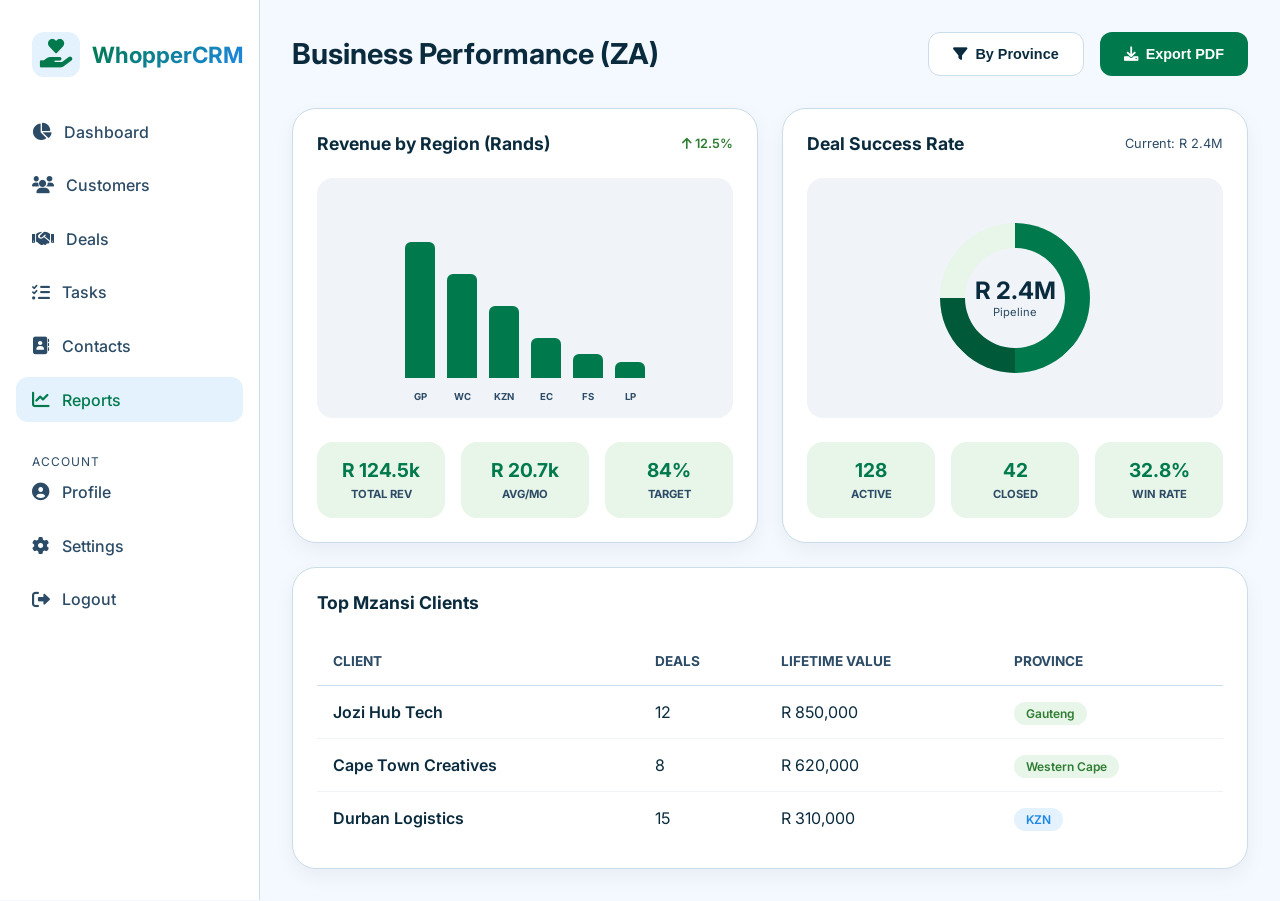
<file: reports.html>
<!DOCTYPE html>
<html lang="en-ZA">
<head>
  <meta charset="UTF-8">
  <meta name="viewport" content="width=device-width, initial-scale=1.0, viewport-fit=cover">
  <title>WhopperCRM | Local Reports</title>
  <link href="https://fonts.googleapis.com/css2?family=Inter:opsz,wght@14..32,300;14..32,400;14..32,500;14..32,600;14..32,700&display=swap" rel="stylesheet">
  <link rel="stylesheet" href="https://cdnjs.cloudflare.com/ajax/libs/font-awesome/6.0.0-beta3/css/all.min.css">
  <style>
    * { margin: 0; padding: 0; box-sizing: border-box; }
    body { font-family: 'Inter', sans-serif; background: #f4f9ff; color: #0a2b3e; scroll-behavior: smooth; display: flex; min-height: 100vh; }
    :root {
      --primary-deep: #0a5c8e;
      --primary-bright: #1e88e5;
      --primary-light: #e3f2fd;
      --za-green: #007a4d;
      --pure-white: #ffffff;
      --soft-white: #fefefe;
      --gray-light: #f0f4f8;
      --text-dark: #0a2b3e;
      --text-muted: #2c4b66;
      --border-light: #cbdde9;
      --shadow-sm: 0 8px 20px rgba(0, 20, 50, 0.05);
      --shadow-md: 0 12px 28px rgba(0, 30, 60, 0.08);
    }

    /* Sidebar Navigation (Reused) */
    .sidebar { width: 260px; background: var(--pure-white); border-right: 1px solid var(--border-light); display: flex; flex-direction: column; position: sticky; top: 0; height: 100vh; z-index: 100; }
    .sidebar-header { padding: 2rem; display: flex; align-items: center; gap: 12px; }
    .sidebar-header i { font-size: 1.8rem; color: var(--za-green); background: var(--primary-light); padding: 8px; border-radius: 12px; }
    .sidebar-header h1 { font-size: 1.4rem; font-weight: 700; background: linear-gradient(135deg, var(--za-green), var(--primary-bright)); background-clip: text; -webkit-background-clip: text; color: transparent; }
    .sidebar-nav { flex: 1; padding: 0 1rem; }
    .nav-item { display: flex; align-items: center; gap: 12px; padding: 0.8rem 1rem; text-decoration: none; color: var(--text-muted); font-weight: 500; border-radius: 12px; transition: 0.2s; margin-bottom: 0.5rem; }
    .nav-item:hover, .nav-item.active { background: var(--primary-light); color: var(--za-green); }
    .nav-item i { font-size: 1.1rem; }

    /* Main Content */
    .main-content { flex: 1; padding: 2rem; overflow-y: auto; }
    .header { display: flex; justify-content: space-between; align-items: center; margin-bottom: 2rem; }
    .header h2 { font-size: 1.8rem; font-weight: 700; }

    .btn { padding: 0.8rem 1.5rem; border-radius: 12px; font-weight: 600; cursor: pointer; transition: 0.2s; border: none; display: flex; align-items: center; gap: 8px; text-decoration: none; font-size: 0.9rem; }
    .btn-primary { background: var(--za-green); color: white; }
    .btn-outline { background: white; border: 1px solid var(--border-light); color: var(--text-dark); }

    /* Reports Layout */
    .reports-grid { display: grid; grid-template-columns: repeat(2, 1fr); gap: 1.5rem; }
    .report-card { background: var(--pure-white); padding: 1.5rem; border-radius: 24px; box-shadow: var(--shadow-sm); border: 1px solid var(--border-light); }
    .report-header { display: flex; justify-content: space-between; align-items: center; margin-bottom: 1.5rem; }
    .report-title { font-size: 1.1rem; font-weight: 700; color: var(--text-dark); }
    
    .chart-placeholder { background: var(--gray-light); border-radius: 16px; height: 240px; display: flex; align-items: center; justify-content: center; position: relative; overflow: hidden; }
    .chart-bars { display: flex; align-items: flex-end; gap: 12px; height: 160px; width: 100%; justify-content: center; }
    .chart-bar { width: 30px; background: var(--za-green); border-radius: 6px 6px 0 0; transition: 0.3s; position: relative; }
    .chart-bar:hover { background: #005a39; }
    .chart-bar::after { content: attr(data-label); position: absolute; bottom: -24px; left: 50%; transform: translateX(-50%); font-size: 0.6rem; color: var(--text-muted); font-weight: 700; }

    .stats-summary { display: grid; grid-template-columns: repeat(3, 1fr); gap: 1rem; margin-top: 1.5rem; }
    .summary-item { text-align: center; padding: 1rem; background: #e8f5e9; border-radius: 16px; }
    .summary-val { display: block; font-size: 1.2rem; font-weight: 700; color: var(--za-green); }
    .summary-label { font-size: 0.7rem; color: var(--text-muted); text-transform: uppercase; margin-top: 4px; font-weight: 700; }

    @media (max-width: 1024px) { .reports-grid { grid-template-columns: 1fr; } }
  </style>
</head>
<body>

<aside class="sidebar">
  <div class="sidebar-header">
    <i class="fas fa-hand-holding-heart"></i>
    <h1>WhopperCRM</h1>
  </div>
  <nav class="sidebar-nav">
    <a href="dashboard.html" class="nav-item"><i class="fas fa-chart-pie"></i> Dashboard</a>
    <a href="customers.html" class="nav-item"><i class="fas fa-users"></i> Customers</a>
    <a href="deals.html" class="nav-item"><i class="fas fa-handshake"></i> Deals</a>
    <a href="tasks.html" class="nav-item"><i class="fas fa-tasks"></i> Tasks</a>
    <a href="contacts.html" class="nav-item"><i class="fas fa-address-book"></i> Contacts</a>
    <a href="reports.html" class="nav-item active"><i class="fas fa-chart-line"></i> Reports</a>
    <div style="margin-top: 2rem; padding: 0 1rem; font-size: 0.75rem; color: var(--text-muted); text-transform: uppercase; letter-spacing: 1px;">Account</div>
    <a href="profile.html" class="nav-item"><i class="fas fa-user-circle"></i> Profile</a>
    <a href="settings.html" class="nav-item"><i class="fas fa-cog"></i> Settings</a>
    <a href="login.html" class="nav-item"><i class="fas fa-sign-out-alt"></i> Logout</a>
  </nav>
</aside>

<main class="main-content">
  <header class="header">
    <h2>Business Performance (ZA)</h2>
    <div style="display: flex; gap: 1rem;">
      <button class="btn btn-outline"><i class="fas fa-filter"></i> By Province</button>
      <button class="btn btn-primary"><i class="fas fa-download"></i> Export PDF</button>
    </div>
  </header>

  <div class="reports-grid">
    <div class="report-card">
      <div class="report-header">
        <h3 class="report-title">Revenue by Region (Rands)</h3>
        <span style="font-size: 0.8rem; color: #2e7d32; font-weight: 600;"><i class="fas fa-arrow-up"></i> 12.5%</span>
      </div>
      <div class="chart-placeholder">
        <div class="chart-bars">
          <div class="chart-bar" style="height: 85%;" data-label="GP"></div>
          <div class="chart-bar" style="height: 65%;" data-label="WC"></div>
          <div class="chart-bar" style="height: 45%;" data-label="KZN"></div>
          <div class="chart-bar" style="height: 25%;" data-label="EC"></div>
          <div class="chart-bar" style="height: 15%;" data-label="FS"></div>
          <div class="chart-bar" style="height: 10%;" data-label="LP"></div>
        </div>
      </div>
      <div class="stats-summary">
        <div class="summary-item">
          <span class="summary-val">R 124.5k</span>
          <span class="summary-label">Total Rev</span>
        </div>
        <div class="summary-item">
          <span class="summary-val">R 20.7k</span>
          <span class="summary-label">Avg/Mo</span>
        </div>
        <div class="summary-item">
          <span class="summary-val">84%</span>
          <span class="summary-label">Target</span>
        </div>
      </div>
    </div>

    <div class="report-card">
      <div class="report-header">
        <h3 class="report-title">Deal Success Rate</h3>
        <span style="font-size: 0.8rem; color: var(--text-muted);">Current: R 2.4M</span>
      </div>
      <div class="chart-placeholder">
        <div style="width: 150px; height: 150px; border-radius: 50%; border: 25px solid var(--za-green); border-left-color: #e8f5e9; border-bottom-color: #005a39; transform: rotate(45deg);"></div>
        <div style="position: absolute; text-align: center; transform: none;">
          <div style="font-size: 1.5rem; font-weight: 700;">R 2.4M</div>
          <div style="font-size: 0.7rem; color: var(--text-muted);">Pipeline</div>
        </div>
      </div>
      <div class="stats-summary">
        <div class="summary-item">
          <span class="summary-val">128</span>
          <span class="summary-label">Active</span>
        </div>
        <div class="summary-item">
          <span class="summary-val">42</span>
          <span class="summary-label">Closed</span>
        </div>
        <div class="summary-item">
          <span class="summary-val">32.8%</span>
          <span class="summary-label">Win Rate</span>
        </div>
      </div>
    </div>

    <div class="report-card" style="grid-column: span 2;">
      <div class="report-header">
        <h3 class="report-title">Top Mzansi Clients</h3>
      </div>
      <table style="width: 100%; border-collapse: collapse;">
        <thead>
          <tr style="border-bottom: 1px solid var(--border-light); text-align: left;">
            <th style="padding: 1rem; color: var(--text-muted); font-size: 0.85rem;">CLIENT</th>
            <th style="padding: 1rem; color: var(--text-muted); font-size: 0.85rem;">DEALS</th>
            <th style="padding: 1rem; color: var(--text-muted); font-size: 0.85rem;">LIFETIME VALUE</th>
            <th style="padding: 1rem; color: var(--text-muted); font-size: 0.85rem;">PROVINCE</th>
          </tr>
        </thead>
        <tbody>
          <tr style="border-bottom: 1px solid var(--gray-light);">
            <td style="padding: 1rem; font-weight: 600;">Jozi Hub Tech</td>
            <td style="padding: 1rem;">12</td>
            <td style="padding: 1rem;">R 850,000</td>
            <td style="padding: 1rem;"><span style="padding: 4px 12px; background: #e8f5e9; color: #2e7d32; border-radius: 20px; font-size: 0.75rem; font-weight: 600;">Gauteng</span></td>
          </tr>
          <tr style="border-bottom: 1px solid var(--gray-light);">
            <td style="padding: 1rem; font-weight: 600;">Cape Town Creatives</td>
            <td style="padding: 1rem;">8</td>
            <td style="padding: 1rem;">R 620,000</td>
            <td style="padding: 1rem;"><span style="padding: 4px 12px; background: #e8f5e9; color: #2e7d32; border-radius: 20px; font-size: 0.75rem; font-weight: 600;">Western Cape</span></td>
          </tr>
          <tr>
            <td style="padding: 1rem; font-weight: 600;">Durban Logistics</td>
            <td style="padding: 1rem;">15</td>
            <td style="padding: 1rem;">R 310,000</td>
            <td style="padding: 1rem;"><span style="padding: 4px 12px; background: var(--primary-light); color: var(--primary-bright); border-radius: 20px; font-size: 0.75rem; font-weight: 600;">KZN</span></td>
          </tr>
        </tbody>
      </table>
    </div>
  </div>
</main>

</body>
</html>
</file>
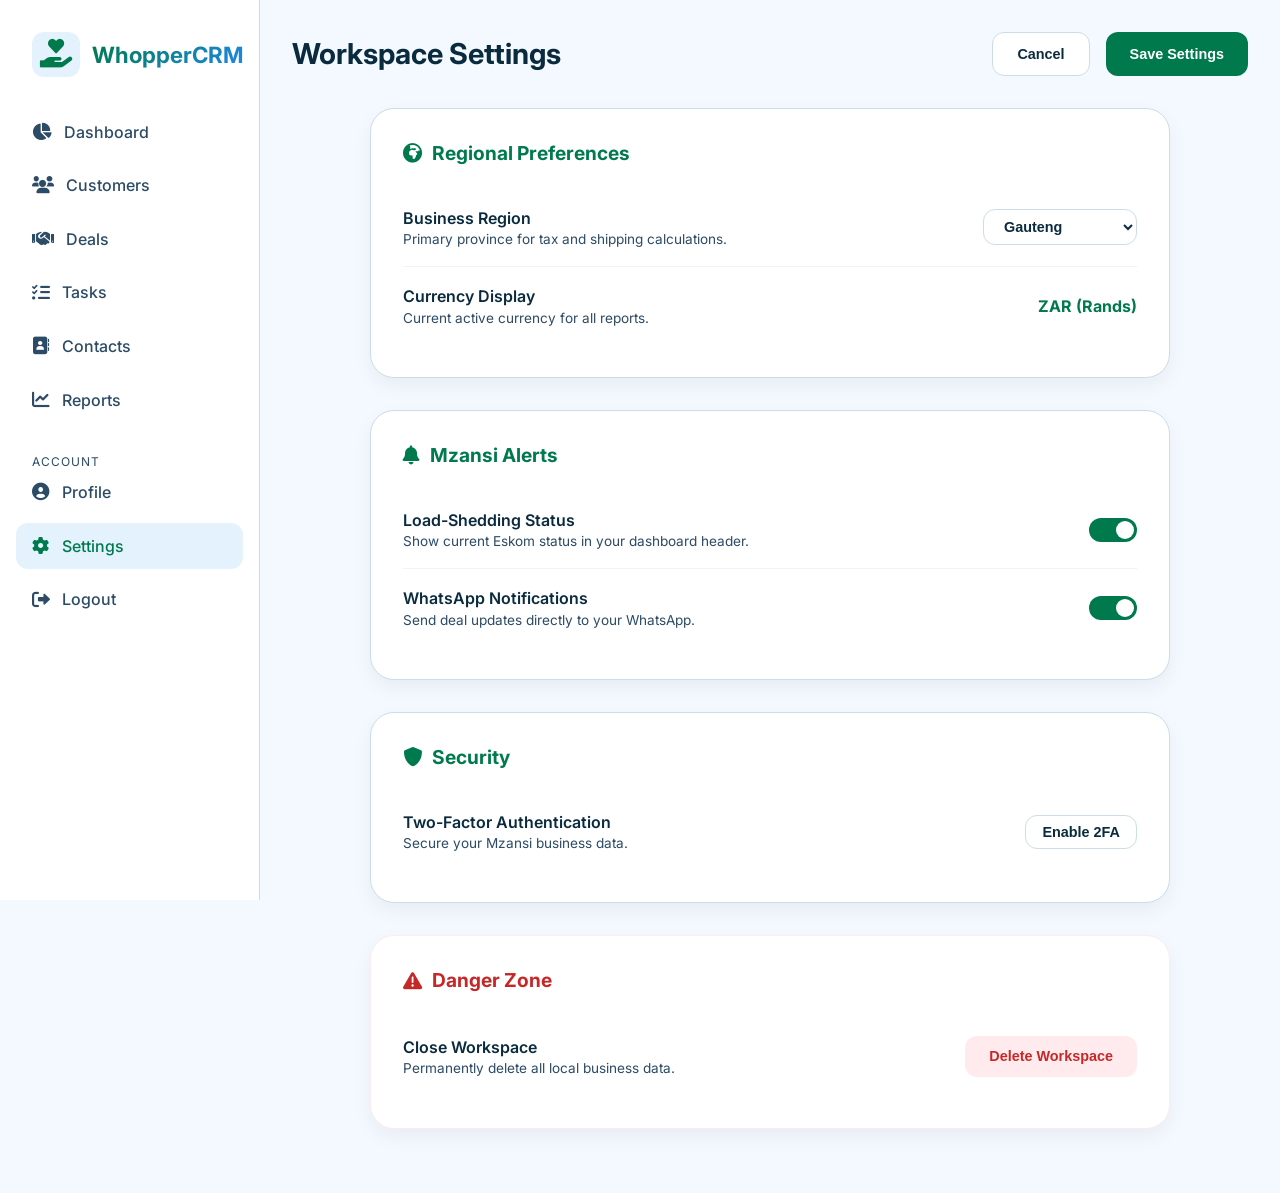
<file: settings.html>
<!DOCTYPE html>
<html lang="en-ZA">
<head>
  <meta charset="UTF-8">
  <meta name="viewport" content="width=device-width, initial-scale=1.0, viewport-fit=cover">
  <title>WhopperCRM | Local Settings</title>
  <link href="https://fonts.googleapis.com/css2?family=Inter:opsz,wght@14..32,300;14..32,400;14..32,500;14..32,600;14..32,700&display=swap" rel="stylesheet">
  <link rel="stylesheet" href="https://cdnjs.cloudflare.com/ajax/libs/font-awesome/6.0.0-beta3/css/all.min.css">
  <style>
    * { margin: 0; padding: 0; box-sizing: border-box; }
    body { font-family: 'Inter', sans-serif; background: #f4f9ff; color: #0a2b3e; scroll-behavior: smooth; display: flex; min-height: 100vh; }
    :root {
      --primary-deep: #0a5c8e;
      --primary-bright: #1e88e5;
      --primary-light: #e3f2fd;
      --za-green: #007a4d;
      --pure-white: #ffffff;
      --soft-white: #fefefe;
      --gray-light: #f0f4f8;
      --text-dark: #0a2b3e;
      --text-muted: #2c4b66;
      --border-light: #cbdde9;
      --shadow-sm: 0 8px 20px rgba(0, 20, 50, 0.05);
      --shadow-md: 0 12px 28px rgba(0, 30, 60, 0.08);
    }

    /* Sidebar Navigation (Reused) */
    .sidebar { width: 260px; background: var(--pure-white); border-right: 1px solid var(--border-light); display: flex; flex-direction: column; position: sticky; top: 0; height: 100vh; z-index: 100; }
    .sidebar-header { padding: 2rem; display: flex; align-items: center; gap: 12px; }
    .sidebar-header i { font-size: 1.8rem; color: var(--za-green); background: var(--primary-light); padding: 8px; border-radius: 12px; }
    .sidebar-header h1 { font-size: 1.4rem; font-weight: 700; background: linear-gradient(135deg, var(--za-green), var(--primary-bright)); background-clip: text; -webkit-background-clip: text; color: transparent; }
    .sidebar-nav { flex: 1; padding: 0 1rem; }
    .nav-item { display: flex; align-items: center; gap: 12px; padding: 0.8rem 1rem; text-decoration: none; color: var(--text-muted); font-weight: 500; border-radius: 12px; transition: 0.2s; margin-bottom: 0.5rem; }
    .nav-item:hover, .nav-item.active { background: var(--primary-light); color: var(--za-green); }
    .nav-item i { font-size: 1.1rem; }

    /* Main Content */
    .main-content { flex: 1; padding: 2rem; overflow-y: auto; }
    .header { display: flex; justify-content: space-between; align-items: center; margin-bottom: 2rem; }
    .header h2 { font-size: 1.8rem; font-weight: 700; }

    .settings-container { max-width: 800px; margin: 0 auto; }
    .settings-card { background: var(--pure-white); padding: 2rem; border-radius: 24px; box-shadow: var(--shadow-sm); border: 1px solid var(--border-light); margin-bottom: 2rem; }
    .settings-section-title { font-size: 1.2rem; font-weight: 700; margin-bottom: 1.5rem; display: flex; align-items: center; gap: 10px; color: var(--za-green); }
    
    .setting-row { display: flex; justify-content: space-between; align-items: center; padding: 1.2rem 0; border-bottom: 1px solid var(--gray-light); }
    .setting-row:last-child { border-bottom: none; }
    .setting-info h4 { font-size: 1rem; font-weight: 600; margin-bottom: 0.2rem; }
    .setting-info p { font-size: 0.85rem; color: var(--text-muted); }

    /* Custom Switch */
    .switch { position: relative; display: inline-block; width: 48px; height: 24px; }
    .switch input { opacity: 0; width: 0; height: 0; }
    .slider { position: absolute; cursor: pointer; top: 0; left: 0; right: 0; bottom: 0; background-color: var(--border-light); transition: .4s; border-radius: 24px; }
    .slider:before { position: absolute; content: ""; height: 18px; width: 18px; left: 3px; bottom: 3px; background-color: white; transition: .4s; border-radius: 50%; }
    input:checked + .slider { background-color: var(--za-green); }
    input:checked + .slider:before { transform: translateX(24px); }

    .btn { padding: 0.8rem 1.5rem; border-radius: 12px; font-weight: 600; cursor: pointer; transition: 0.2s; border: none; font-size: 0.9rem; }
    .btn-primary { background: var(--za-green); color: white; }
    .btn-outline { background: white; border: 1px solid var(--border-light); color: var(--text-dark); }
  </style>
</head>
<body>

<aside class="sidebar">
  <div class="sidebar-header">
    <i class="fas fa-hand-holding-heart"></i>
    <h1>WhopperCRM</h1>
  </div>
  <nav class="sidebar-nav">
    <a href="dashboard.html" class="nav-item"><i class="fas fa-chart-pie"></i> Dashboard</a>
    <a href="customers.html" class="nav-item"><i class="fas fa-users"></i> Customers</a>
    <a href="deals.html" class="nav-item"><i class="fas fa-handshake"></i> Deals</a>
    <a href="tasks.html" class="nav-item"><i class="fas fa-tasks"></i> Tasks</a>
    <a href="contacts.html" class="nav-item"><i class="fas fa-address-book"></i> Contacts</a>
    <a href="reports.html" class="nav-item"><i class="fas fa-chart-line"></i> Reports</a>
    <div style="margin-top: 2rem; padding: 0 1rem; font-size: 0.75rem; color: var(--text-muted); text-transform: uppercase; letter-spacing: 1px;">Account</div>
    <a href="profile.html" class="nav-item"><i class="fas fa-user-circle"></i> Profile</a>
    <a href="settings.html" class="nav-item active"><i class="fas fa-cog"></i> Settings</a>
    <a href="login.html" class="nav-item"><i class="fas fa-sign-out-alt"></i> Logout</a>
  </nav>
</aside>

<main class="main-content">
  <header class="header">
    <h2>Workspace Settings</h2>
    <div style="display: flex; gap: 1rem;">
      <button class="btn btn-outline">Cancel</button>
      <button class="btn btn-primary">Save Settings</button>
    </div>
  </header>

  <div class="settings-container">
    <div class="settings-card">
      <h3 class="settings-section-title"><i class="fas fa-globe-africa"></i> Regional Preferences</h3>
      <div class="setting-row">
        <div class="setting-info">
          <h4>Business Region</h4>
          <p>Primary province for tax and shipping calculations.</p>
        </div>
        <select class="btn btn-outline" style="padding: 0.5rem 1rem;">
          <option>Gauteng</option>
          <option>Western Cape</option>
          <option>KwaZulu-Natal</option>
          <option>Eastern Cape</option>
          <option>Free State</option>
        </select>
      </div>
      <div class="setting-row">
        <div class="setting-info">
          <h4>Currency Display</h4>
          <p>Current active currency for all reports.</p>
        </div>
        <span style="font-weight: 700; color: var(--za-green);">ZAR (Rands)</span>
      </div>
    </div>

    <div class="settings-card">
      <h3 class="settings-section-title"><i class="fas fa-bell"></i> Mzansi Alerts</h3>
      <div class="setting-row">
        <div class="setting-info">
          <h4>Load-Shedding Status</h4>
          <p>Show current Eskom status in your dashboard header.</p>
        </div>
        <label class="switch">
          <input type="checkbox" checked>
          <span class="slider"></span>
        </label>
      </div>
      <div class="setting-row">
        <div class="setting-info">
          <h4>WhatsApp Notifications</h4>
          <p>Send deal updates directly to your WhatsApp.</p>
        </div>
        <label class="switch">
          <input type="checkbox" checked>
          <span class="slider"></span>
        </label>
      </div>
    </div>

    <div class="settings-card">
      <h3 class="settings-section-title"><i class="fas fa-shield-alt"></i> Security</h3>
      <div class="setting-row">
        <div class="setting-info">
          <h4>Two-Factor Authentication</h4>
          <p>Secure your Mzansi business data.</p>
        </div>
        <button class="btn btn-outline" style="padding: 0.5rem 1rem;">Enable 2FA</button>
      </div>
    </div>

    <div class="settings-card" style="border-color: #ffebee;">
      <h3 class="settings-section-title" style="color: #c62828;"><i class="fas fa-exclamation-triangle"></i> Danger Zone</h3>
      <div class="setting-row">
        <div class="setting-info">
          <h4>Close Workspace</h4>
          <p>Permanently delete all local business data.</p>
        </div>
        <button class="btn" style="background: #ffebee; color: #c62828;">Delete Workspace</button>
      </div>
    </div>
  </div>
</main>

</body>
</html>
</file>
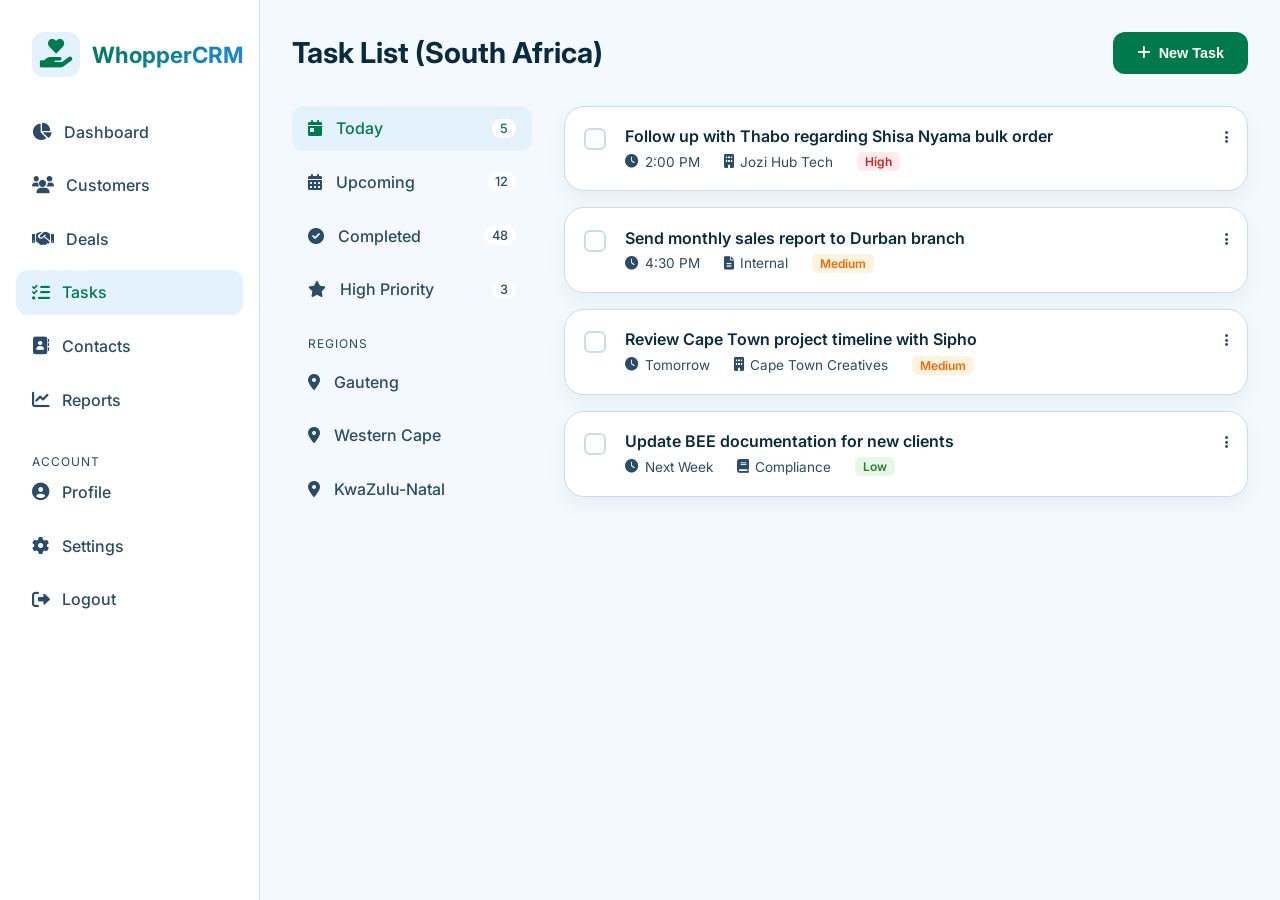
<file: tasks.html>
<!DOCTYPE html>
<html lang="en-ZA">
<head>
  <meta charset="UTF-8">
  <meta name="viewport" content="width=device-width, initial-scale=1.0, viewport-fit=cover">
  <title>WhopperCRM | Local Tasks</title>
  <link href="https://fonts.googleapis.com/css2?family=Inter:opsz,wght@14..32,300;14..32,400;14..32,500;14..32,600;14..32,700&display=swap" rel="stylesheet">
  <link rel="stylesheet" href="https://cdnjs.cloudflare.com/ajax/libs/font-awesome/6.0.0-beta3/css/all.min.css">
  <style>
    * { margin: 0; padding: 0; box-sizing: border-box; }
    body { font-family: 'Inter', sans-serif; background: #f4f9ff; color: #0a2b3e; scroll-behavior: smooth; display: flex; min-height: 100vh; }
    :root {
      --primary-deep: #0a5c8e;
      --primary-bright: #1e88e5;
      --primary-light: #e3f2fd;
      --za-green: #007a4d;
      --pure-white: #ffffff;
      --soft-white: #fefefe;
      --gray-light: #f0f4f8;
      --text-dark: #0a2b3e;
      --text-muted: #2c4b66;
      --border-light: #cbdde9;
      --shadow-sm: 0 8px 20px rgba(0, 20, 50, 0.05);
      --shadow-md: 0 12px 28px rgba(0, 30, 60, 0.08);
    }

    /* Sidebar Navigation (Reused) */
    .sidebar { width: 260px; background: var(--pure-white); border-right: 1px solid var(--border-light); display: flex; flex-direction: column; position: sticky; top: 0; height: 100vh; z-index: 100; }
    .sidebar-header { padding: 2rem; display: flex; align-items: center; gap: 12px; }
    .sidebar-header i { font-size: 1.8rem; color: var(--za-green); background: var(--primary-light); padding: 8px; border-radius: 12px; }
    .sidebar-header h1 { font-size: 1.4rem; font-weight: 700; background: linear-gradient(135deg, var(--za-green), var(--primary-bright)); background-clip: text; -webkit-background-clip: text; color: transparent; }
    .sidebar-nav { flex: 1; padding: 0 1rem; }
    .nav-item { display: flex; align-items: center; gap: 12px; padding: 0.8rem 1rem; text-decoration: none; color: var(--text-muted); font-weight: 500; border-radius: 12px; transition: 0.2s; margin-bottom: 0.5rem; }
    .nav-item:hover, .nav-item.active { background: var(--primary-light); color: var(--za-green); }
    .nav-item i { font-size: 1.1rem; }

    /* Main Content */
    .main-content { flex: 1; padding: 2rem; overflow-y: auto; }
    .header { display: flex; justify-content: space-between; align-items: center; margin-bottom: 2rem; }
    .header h2 { font-size: 1.8rem; font-weight: 700; }

    .btn { padding: 0.8rem 1.5rem; border-radius: 12px; font-weight: 600; cursor: pointer; transition: 0.2s; border: none; display: flex; align-items: center; gap: 8px; text-decoration: none; font-size: 0.9rem; }
    .btn-primary { background: var(--za-green); color: white; }
    .btn-outline { background: white; border: 1px solid var(--border-light); color: var(--text-dark); }

    /* Task Layout */
    .task-container { display: grid; grid-template-columns: 240px 1fr; gap: 2rem; }
    .task-filters { display: flex; flex-direction: column; gap: 0.5rem; }
    .filter-item { display: flex; align-items: center; justify-content: space-between; padding: 0.8rem 1rem; border-radius: 12px; cursor: pointer; color: var(--text-muted); font-weight: 500; transition: 0.2s; }
    .filter-item:hover, .filter-item.active { background: var(--primary-light); color: var(--za-green); }
    .filter-item .count { font-size: 0.8rem; background: var(--pure-white); padding: 2px 8px; border-radius: 10px; }

    .task-list { display: flex; flex-direction: column; gap: 1rem; }
    .task-card { background: var(--pure-white); padding: 1.2rem; border-radius: 20px; box-shadow: var(--shadow-sm); border: 1px solid var(--border-light); display: flex; align-items: flex-start; gap: 1.2rem; transition: 0.2s; }
    .task-card:hover { border-color: var(--za-green); box-shadow: var(--shadow-md); }
    .task-checkbox { width: 22px; height: 22px; border: 2px solid var(--border-light); border-radius: 6px; flex-shrink: 0; cursor: pointer; margin-top: 2px; }
    .task-content { flex: 1; }
    .task-title { font-weight: 600; margin-bottom: 0.4rem; display: block; }
    .task-meta { display: flex; gap: 1.5rem; font-size: 0.85rem; color: var(--text-muted); }
    .task-meta span { display: flex; align-items: center; gap: 6px; }
    .priority-badge { font-size: 0.75rem; font-weight: 600; padding: 2px 8px; border-radius: 6px; }
    .priority-high { background: #ffebee; color: #c62828; }
    .priority-medium { background: #fff3e0; color: #ef6c00; }
    .priority-low { background: #e8f5e9; color: #2e7d32; }

    @media (max-width: 1024px) { .task-container { grid-template-columns: 1fr; } .task-filters { display: flex; flex-direction: row; overflow-x: auto; padding-bottom: 1rem; } .filter-item { flex-shrink: 0; } }
  </style>
</head>
<body>

<aside class="sidebar">
  <div class="sidebar-header">
    <i class="fas fa-hand-holding-heart"></i>
    <h1>WhopperCRM</h1>
  </div>
  <nav class="sidebar-nav">
    <a href="dashboard.html" class="nav-item"><i class="fas fa-chart-pie"></i> Dashboard</a>
    <a href="customers.html" class="nav-item"><i class="fas fa-users"></i> Customers</a>
    <a href="deals.html" class="nav-item"><i class="fas fa-handshake"></i> Deals</a>
    <a href="tasks.html" class="nav-item active"><i class="fas fa-tasks"></i> Tasks</a>
    <a href="contacts.html" class="nav-item"><i class="fas fa-address-book"></i> Contacts</a>
    <a href="reports.html" class="nav-item"><i class="fas fa-chart-line"></i> Reports</a>
    <div style="margin-top: 2rem; padding: 0 1rem; font-size: 0.75rem; color: var(--text-muted); text-transform: uppercase; letter-spacing: 1px;">Account</div>
    <a href="profile.html" class="nav-item"><i class="fas fa-user-circle"></i> Profile</a>
    <a href="settings.html" class="nav-item"><i class="fas fa-cog"></i> Settings</a>
    <a href="login.html" class="nav-item"><i class="fas fa-sign-out-alt"></i> Logout</a>
  </nav>
</aside>

<main class="main-content">
  <header class="header">
    <h2>Task List (South Africa)</h2>
    <button class="btn btn-primary"><i class="fas fa-plus"></i> New Task</button>
  </header>

  <div class="task-container">
    <div class="task-filters">
      <div class="filter-item active">
        <span><i class="fas fa-calendar-day" style="margin-right: 10px;"></i> Today</span>
        <span class="count">5</span>
      </div>
      <div class="filter-item">
        <span><i class="fas fa-calendar-alt" style="margin-right: 10px;"></i> Upcoming</span>
        <span class="count">12</span>
      </div>
      <div class="filter-item">
        <span><i class="fas fa-check-circle" style="margin-right: 10px;"></i> Completed</span>
        <span class="count">48</span>
      </div>
      <div class="filter-item">
        <span><i class="fas fa-star" style="margin-right: 10px;"></i> High Priority</span>
        <span class="count">3</span>
      </div>
      <div style="margin-top: 1rem; padding: 0 1rem; font-size: 0.75rem; color: var(--text-muted); text-transform: uppercase; letter-spacing: 1px;">Regions</div>
      <div class="filter-item">
        <span><i class="fas fa-map-marker-alt" style="margin-right: 10px;"></i> Gauteng</span>
      </div>
      <div class="filter-item">
        <span><i class="fas fa-map-marker-alt" style="margin-right: 10px;"></i> Western Cape</span>
      </div>
      <div class="filter-item">
        <span><i class="fas fa-map-marker-alt" style="margin-right: 10px;"></i> KwaZulu-Natal</span>
      </div>
    </div>

    <div class="task-list">
      <div class="task-card">
        <div class="task-checkbox"></div>
        <div class="task-content">
          <span class="task-title">Follow up with Thabo regarding Shisa Nyama bulk order</span>
          <div class="task-meta">
            <span><i class="fas fa-clock"></i> 2:00 PM</span>
            <span><i class="fas fa-building"></i> Jozi Hub Tech</span>
            <span class="priority-badge priority-high">High</span>
          </div>
        </div>
        <div class="action-icons">
          <button class="action-btn" style="border:none; background:none; color: var(--text-muted); cursor:pointer;"><i class="fas fa-ellipsis-v"></i></button>
        </div>
      </div>

      <div class="task-card">
        <div class="task-checkbox"></div>
        <div class="task-content">
          <span class="task-title">Send monthly sales report to Durban branch</span>
          <div class="task-meta">
            <span><i class="fas fa-clock"></i> 4:30 PM</span>
            <span><i class="fas fa-file-alt"></i> Internal</span>
            <span class="priority-badge priority-medium">Medium</span>
          </div>
        </div>
        <div class="action-icons">
          <button class="action-btn" style="border:none; background:none; color: var(--text-muted); cursor:pointer;"><i class="fas fa-ellipsis-v"></i></button>
        </div>
      </div>

      <div class="task-card">
        <div class="task-checkbox"></div>
        <div class="task-content">
          <span class="task-title">Review Cape Town project timeline with Sipho</span>
          <div class="task-meta">
            <span><i class="fas fa-clock"></i> Tomorrow</span>
            <span><i class="fas fa-building"></i> Cape Town Creatives</span>
            <span class="priority-badge priority-medium">Medium</span>
          </div>
        </div>
        <div class="action-icons">
          <button class="action-btn" style="border:none; background:none; color: var(--text-muted); cursor:pointer;"><i class="fas fa-ellipsis-v"></i></button>
        </div>
      </div>

      <div class="task-card">
        <div class="task-checkbox"></div>
        <div class="task-content">
          <span class="task-title">Update BEE documentation for new clients</span>
          <div class="task-meta">
            <span><i class="fas fa-clock"></i> Next Week</span>
            <span><i class="fas fa-book"></i> Compliance</span>
            <span class="priority-badge priority-low">Low</span>
          </div>
        </div>
        <div class="action-icons">
          <button class="action-btn" style="border:none; background:none; color: var(--text-muted); cursor:pointer;"><i class="fas fa-ellipsis-v"></i></button>
        </div>
      </div>
    </div>
  </div>
</main>

</body>
</html>
</file>
<file: css/styles.css>
*{box-sizing:border-box}html,body{margin:0;padding:0;font-family:Inter,Segoe UI,Arial,sans-serif;color:#111}a{text-decoration:none;color:inherit}img{max-width:100%;display:block}
header{position:sticky;top:0;background:#0a0a0a;color:#fff;z-index:10;border-bottom:1px solid #222}
.container{max-width:1100px;margin:0 auto;padding:0 16px}
.nav{display:flex;align-items:center;justify-content:space-between;padding:14px 0}
.brand{font-weight:700;letter-spacing:.5px}
.menu{display:flex;gap:16px}
.menu a{padding:8px 12px;border-radius:8px;color:#eee}
.menu a:hover{background:#1a1a1a}
.hero{padding:64px 0;background:linear-gradient(180deg,#0a0a0a,#121212);color:#f5f5f5}
.hero h1{font-size:40px;margin:0 0 12px}
.hero p{opacity:.9;max-width:680px}
.section{padding:40px 0}
.grid{display:grid;gap:16px}
.grid-3{grid-template-columns:repeat(3,minmax(0,1fr))}
.grid-2{grid-template-columns:repeat(2,minmax(0,1fr))}
.card{border:1px solid #e5e5e5;border-radius:12px;padding:16px;background:#fff}
.card h3{margin:0 0 8px}
.muted{color:#666}
.badge{display:inline-block;padding:2px 8px;border-radius:12px;background:#eef2ff;color:#334155;font-size:12px}
.badge.paid { background: #e6fcf5; color: #0ca678; }
.badge.pending { background: #fff9db; color: #f08c00; }
.badge.refunded { background: #fff5f5; color: #fa5252; }
.badge.cancelled { background: #f1f3f5; color: #495057; }

.status-grid { display: grid; grid-template-columns: repeat(auto-fit, minmax(100px, 1fr)); gap: 10px; margin-bottom: 20px; }
.status-card { padding: 10px; border-radius: 6px; text-align: center; border: 1px solid var(--border); }
.status-card .count { font-size: 20px; font-weight: bold; display: block; }
.status-card .label { font-size: 12px; color: var(--muted); }
.btn{display:inline-flex;align-items:center;gap:8px;background:#111;color:#fff;border:none;border-radius:10px;padding:10px 14px;cursor:pointer}
.btn.secondary{background:#f3f4f6;color:#111}
.btn.danger{background:#991b1b}
.btn:disabled{opacity:.6;cursor:not-allowed}
.metrics{display:grid;grid-template-columns:repeat(4,minmax(0,1fr));gap:12px}
.metric{border:1px dashed #e5e5e5;border-radius:12px;padding:14px;background:#fafafa}
.metric .label{font-size:12px;color:#666}
.metric .value{font-size:20px;font-weight:700}
.table{width:100%;border-collapse:separate;border-spacing:0 8px}
.table th{font-size:12px;color:#555;text-align:left;padding:8px}
.table td{background:#fff;border:1px solid #eee;border-radius:8px;padding:10px}
.split{display:grid;grid-template-columns:320px 1fr;gap:16px}
.search{width:100%;padding:10px 12px;border:1px solid #e5e5e5;border-radius:10px}
.list{display:flex;flex-direction:column;gap:8px;max-height:520px;overflow:auto}
.list-item{border:1px solid #eee;border-radius:10px;padding:10px;display:flex;justify-content:space-between;align-items:center;background:#fff}
.chart{display:flex;align-items:flex-end;gap:10px;height:160px;padding:12px;border:1px solid #eee;border-radius:12px;background:#fff}
.bar{width:36px;background:#4f46e5;border-radius:8px 8px 0 0}
.bar-label{font-size:12px;text-align:center;margin-top:6px}
footer{padding:24px 0;color:#666;border-top:1px solid #e5e5e5}
@media(max-width:900px){.grid-3{grid-template-columns:1fr}.metrics{grid-template-columns:repeat(2,minmax(0,1fr))}.split{grid-template-columns:1fr}}
</file>
